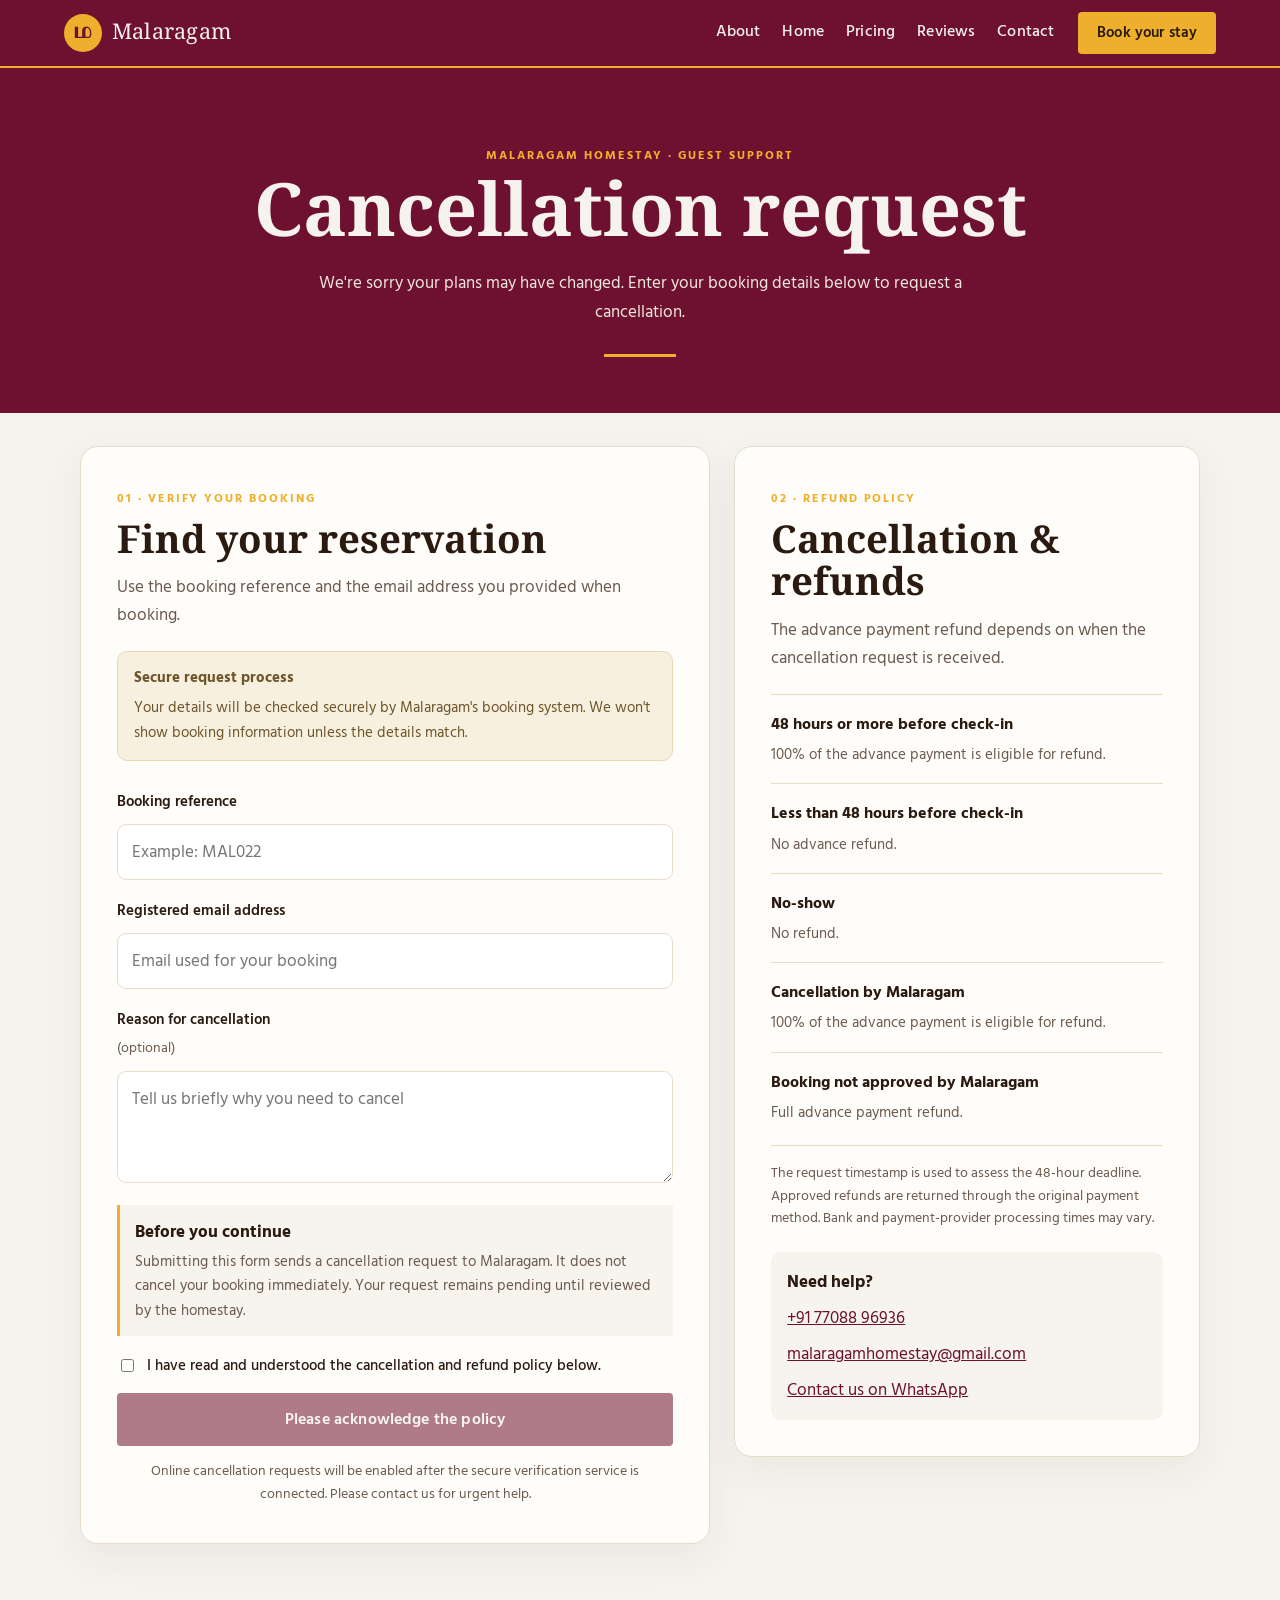
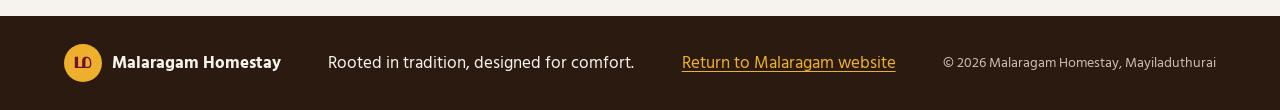
<file: cancel-booking.html>
<!doctype html>
<html lang="en">
<head>
  <meta charset="utf-8">
  <meta name="viewport" content="width=device-width, initial-scale=1">
  <meta name="theme-color" content="#6e1130">
  <meta name="description" content="Submit a Malaragam Homestay booking cancellation request.">
  <title>Cancel Booking | Malaragam Homestay</title>
  <link rel="preconnect" href="https://fonts.googleapis.com">
  <link rel="preconnect" href="https://fonts.gstatic.com" crossorigin>
  <link href="https://fonts.googleapis.com/css2?family=Cormorant+Garamond:wght@600;700&family=Hind+Madurai:wght@400;500;600&family=Noto+Serif+Tamil:wght@500;700&display=swap" rel="stylesheet">
  <link rel="stylesheet" href="styles.css">
  <link rel="stylesheet" href="cancellation.css">
</head>
<body class="cancel-page">
<header class="site-header">
  <a class="brand" href="index.html#top" aria-label="Malaragam home"><span class="brand-mark" aria-hidden="true">ம</span><span class="brand-name">Malaragam</span></a>
  <nav class="nav" aria-label="Main navigation">
    <a href="index.html#about">About</a>
    <a href="index.html#rooms">Home</a>
    <a href="index.html#tariff">Pricing</a>
    <a href="reviews.html">Reviews</a>
    <a href="index.html#contact">Contact</a>
  </nav>
  <div class="header-tools"><a class="btn btn-gold btn-sm" href="index.html#booking">Book your stay</a></div>
</header>

<main id="main" class="cancel-main">
  <section class="cancel-hero">
    <p class="cancel-eyebrow">MALARAGAM HOMESTAY · GUEST SUPPORT</p>
    <h1>Cancellation request</h1>
    <p>We're sorry your plans may have changed. Enter your booking details below to request a cancellation.</p>
    <div class="cancel-rule" aria-hidden="true"></div>
  </section>

  <section class="cancel-layout" aria-label="Cancellation form and policy">
    <div class="cancel-card">
      <div class="cancel-card-heading">
        <span class="cancel-step">01 · VERIFY YOUR BOOKING</span>
        <h2>Find your reservation</h2>
        <p>Use the booking reference and the email address you provided when booking.</p>
      </div>

      <div class="cancel-notice" role="note">
        <strong>Secure request process</strong>
        <span>Your details will be checked securely by Malaragam's booking system. We won't show booking information unless the details match.</span>
      </div>

      <form id="cancellationForm" novalidate>
        <label for="bookingReference">Booking reference</label>
        <input id="bookingReference" name="booking_reference" type="text" maxlength="32" placeholder="Example: MAL022" autocomplete="off" required>
        <label for="registeredEmail">Registered email address</label>
        <input id="registeredEmail" name="email" type="email" maxlength="254" placeholder="Email used for your booking" autocomplete="email" required>
        <label for="cancellationReason">Reason for cancellation <span class="optional">(optional)</span></label>
        <textarea id="cancellationReason" name="reason" rows="3" maxlength="1000" placeholder="Tell us briefly why you need to cancel"></textarea>

        <div class="cancel-policy-mini">
          <strong>Before you continue</strong>
          <p>Submitting this form sends a cancellation request to Malaragam. It does not cancel your booking immediately. Your request remains pending until reviewed by the homestay.</p>
        </div>

        <label class="cancel-check">
          <input id="policyAcknowledged" type="checkbox" required>
          <span>I have read and understood the cancellation and refund policy below.</span>
        </label>

        <button class="btn btn-maroon cancel-submit" id="submitCancellation" type="submit" disabled>Cancellation service setup in progress</button>
        <p id="cancelMessage" class="cancel-message" role="status" aria-live="polite">Online cancellation requests will be enabled after the secure verification service is connected. Please contact us for urgent help.</p>
      </form>
    </div>

    <aside class="cancel-card cancel-policy">
      <span class="cancel-step">02 · REFUND POLICY</span>
      <h2>Cancellation &amp; refunds</h2>
      <p class="policy-intro">The advance payment refund depends on when the cancellation request is received.</p>
      <div class="policy-row"><strong>48 hours or more before check-in</strong><span>100% of the advance payment is eligible for refund.</span></div>
      <div class="policy-row"><strong>Less than 48 hours before check-in</strong><span>No advance refund.</span></div>
      <div class="policy-row"><strong>No-show</strong><span>No refund.</span></div>
      <div class="policy-row"><strong>Cancellation by Malaragam</strong><span>100% of the advance payment is eligible for refund.</span></div>
      <div class="policy-row"><strong>Booking not approved by Malaragam</strong><span>Full advance payment refund.</span></div>
      <p class="policy-footnote">The request timestamp is used to assess the 48-hour deadline. Approved refunds are returned through the original payment method. Bank and payment-provider processing times may vary.</p>
      <div class="cancel-help">
        <strong>Need help?</strong>
        <a href="tel:+917708896936">+91 77088 96936</a>
        <a href="mailto:malaragamhomestay@gmail.com">malaragamhomestay@gmail.com</a>
        <a href="https://wa.me/917708896936" target="_blank" rel="noopener">Contact us on WhatsApp</a>
      </div>
    </aside>
  </section>
</main>

<footer class="site-footer cancel-footer">
  <div><span class="brand-mark" aria-hidden="true">ம</span><strong>Malaragam Homestay</strong></div>
  <p>Rooted in tradition, designed for comfort.</p>
  <a class="foot-mail" href="index.html">Return to Malaragam website</a>
  <small>© <span id="year"></span> Malaragam Homestay, Mayiladuthurai</small>
</footer>
<script src="config.js"></script>
<script src="cancellation.js"></script>
</body>
</html>
</file>
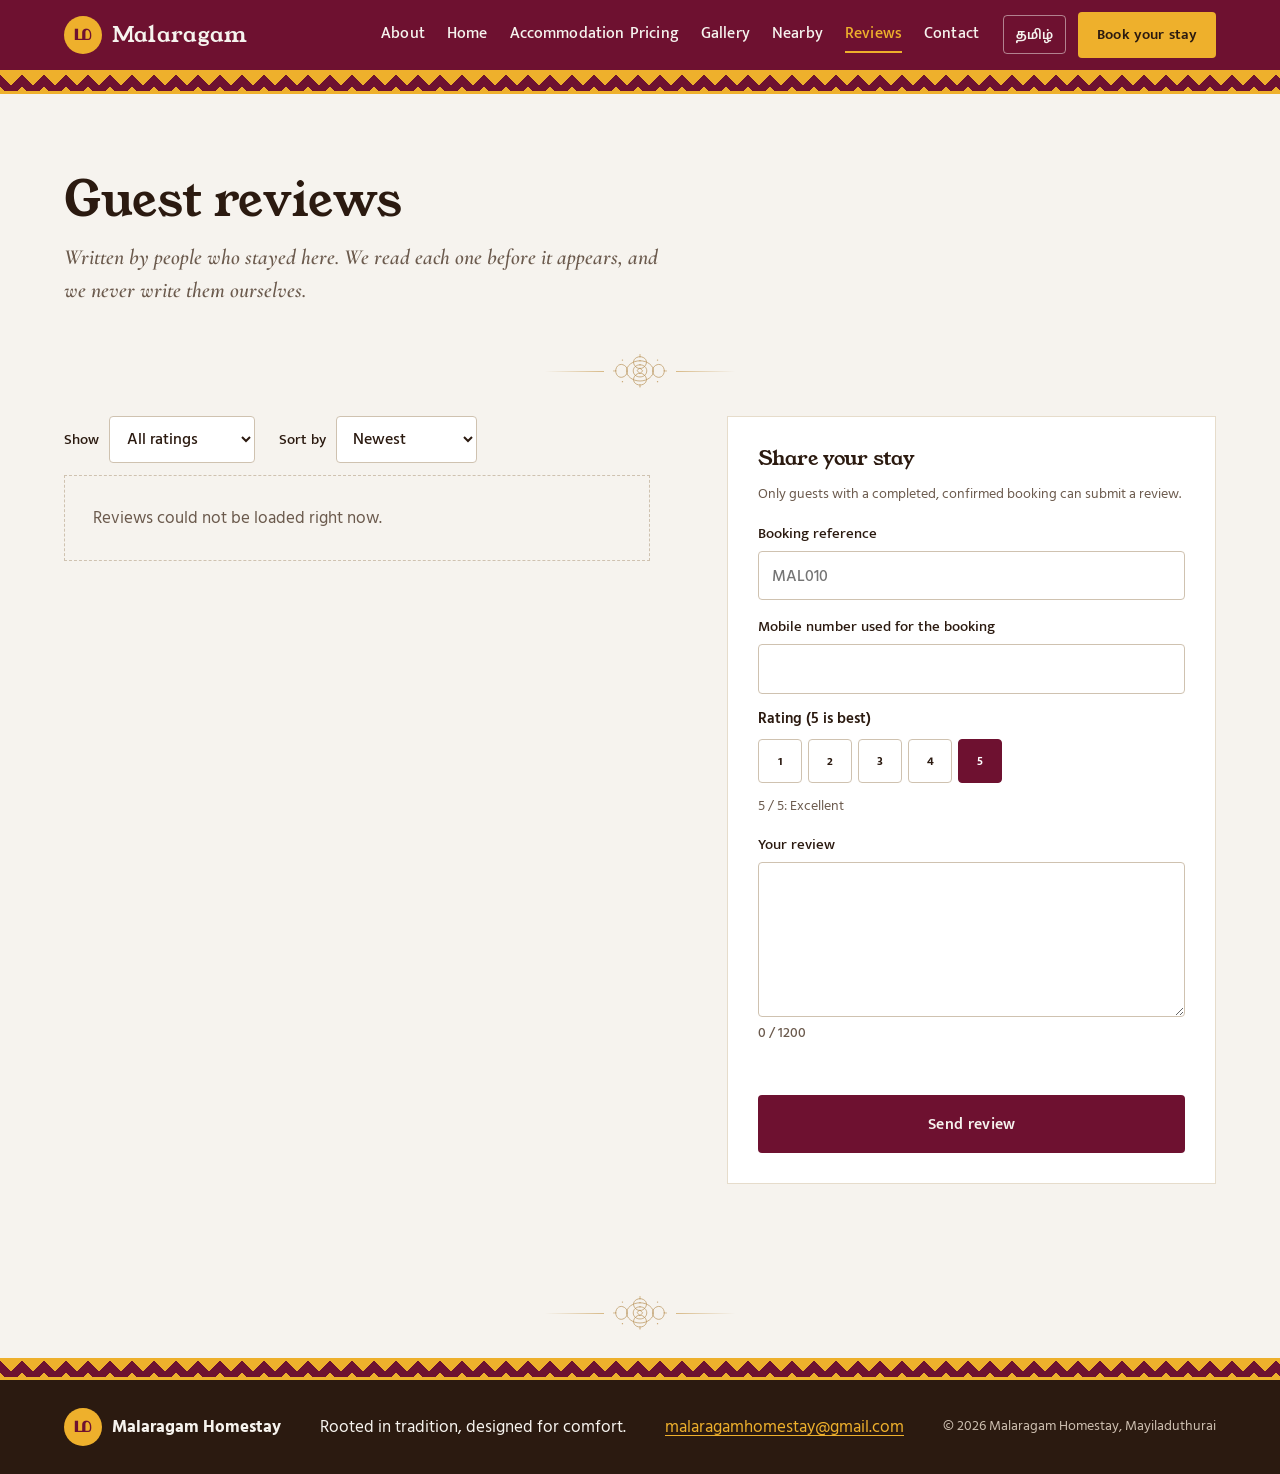
<file: reviews.html>
<!doctype html>
<html lang="en">
<head>
  <meta charset="utf-8">
  <meta name="viewport" content="width=device-width, initial-scale=1">
  <meta name="theme-color" content="#6e1130">
  <meta name="description" content="Reviews from guests who have stayed at Malaragam Homestay, Mayiladuthurai.">
  <title>Guest reviews | Malaragam Homestay</title>
  <link rel="preconnect" href="https://fonts.googleapis.com">
  <link rel="preconnect" href="https://fonts.gstatic.com" crossorigin>
  <link href="https://fonts.googleapis.com/css2?family=Cormorant+Garamond:ital,wght@0,600;0,700;1,600&family=Hind+Madurai:wght@400;500;600&family=Mukta+Malar:wght@500;600;700&family=Noto+Serif+Tamil:wght@500;700&family=Young+Serif&display=swap" rel="stylesheet">
  <link rel="stylesheet" href="styles.css">
</head>
<body>
<div class="kolam-page-loader" id="kolamPageLoader" aria-hidden="true"><svg class="kolam-art" viewBox="0 0 160 100" role="img" aria-label="Traditional kolam being drawn" xmlns="http://www.w3.org/2000/svg"><g class="kolam-lines"><path d="M80 8 C96 8 104 22 96 34 C88 46 72 46 64 34 C56 22 64 8 80 8Z"/><path d="M80 92 C64 92 56 78 64 66 C72 54 88 54 96 66 C104 78 96 92 80 92Z"/><path d="M8 50 C8 34 22 26 34 34 C46 42 46 58 34 66 C22 74 8 66 8 50Z"/><path d="M152 50 C152 66 138 74 126 66 C114 58 114 42 126 34 C138 26 152 34 152 50Z"/><path d="M80 20 C104 20 120 36 120 50 C120 64 104 80 80 80 C56 80 40 64 40 50 C40 36 56 20 80 20Z"/><path d="M80 32 C92 32 100 40 100 50 C100 60 92 68 80 68 C68 68 60 60 60 50 C60 40 68 32 80 32Z"/><path d="M80 42 L88 50 L80 58 L72 50Z"/></g><g class="kolam-dots"><circle cx="80" cy="3" r="2"/><circle cx="80" cy="97" r="2"/><circle cx="3" cy="50" r="2"/><circle cx="157" cy="50" r="2"/><circle cx="28" cy="18" r="2"/><circle cx="132" cy="18" r="2"/><circle cx="28" cy="82" r="2"/><circle cx="132" cy="82" r="2"/></g></svg></div>
<a class="skip" href="#main">Skip to content</a>
<div class="progress" id="progress" aria-hidden="true"></div>
<header class="site-header">
  <a class="brand" href="index.html#top" aria-label="Malaragam home"><span class="brand-mark" aria-hidden="true">ம</span><span class="brand-name">Malaragam</span></a>
  <nav class="nav" id="nav" aria-label="Main">
    <a href="index.html#about" data-i18n="n_about">About</a>
    <a href="index.html#rooms" data-i18n="n_stay">Home</a>
    <a href="index.html#tariff" data-i18n="n_tariff">Accommodation Pricing</a>
    <a href="index.html#gallery" data-i18n="n_gallery">Gallery</a>
    <a href="index.html#nearby" data-i18n="n_nearby">Nearby</a>
    <a href="reviews.html" aria-current="page" data-i18n="n_reviews">Reviews</a>
    <a href="index.html#contact" data-i18n="n_contact">Contact</a>
  </nav>
  <div class="header-tools">
    <button class="lang-toggle" id="langToggle" type="button" aria-label="Switch language to Tamil">தமிழ்</button>
    <a class="btn btn-gold btn-sm" href="index.html#booking" data-i18n="n_book">Book your stay</a>
    <button class="menu-toggle" id="menuToggle" type="button" aria-expanded="false" aria-controls="nav" aria-label="Open menu"><span></span><span></span></button>
  </div>
</header>
<div class="border-band" aria-hidden="true"></div>

<main id="main">
  <section class="section page-top">
    <div class="section-head">
      <h2 data-i18n="rp_title">Guest reviews</h2>
      <p data-i18n="rp_lead">Written by people who stayed here. We read each one before it appears, and we never write them ourselves.</p>
    </div>
  </section>
<div class="kolam-divider" aria-hidden="true"><svg class="kolam-art" viewBox="0 0 160 100" role="img" aria-label="Traditional kolam being drawn" xmlns="http://www.w3.org/2000/svg"><g class="kolam-lines"><path d="M80 8 C96 8 104 22 96 34 C88 46 72 46 64 34 C56 22 64 8 80 8Z"/><path d="M80 92 C64 92 56 78 64 66 C72 54 88 54 96 66 C104 78 96 92 80 92Z"/><path d="M8 50 C8 34 22 26 34 34 C46 42 46 58 34 66 C22 74 8 66 8 50Z"/><path d="M152 50 C152 66 138 74 126 66 C114 58 114 42 126 34 C138 26 152 34 152 50Z"/><path d="M80 20 C104 20 120 36 120 50 C120 64 104 80 80 80 C56 80 40 64 40 50 C40 36 56 20 80 20Z"/><path d="M80 32 C92 32 100 40 100 50 C100 60 92 68 80 68 C68 68 60 60 60 50 C60 40 68 32 80 32Z"/><path d="M80 42 L88 50 L80 58 L72 50Z"/></g><g class="kolam-dots"><circle cx="80" cy="3" r="2"/><circle cx="80" cy="97" r="2"/><circle cx="3" cy="50" r="2"/><circle cx="157" cy="50" r="2"/><circle cx="28" cy="18" r="2"/><circle cx="132" cy="18" r="2"/><circle cx="28" cy="82" r="2"/><circle cx="132" cy="82" r="2"/></g></svg></div>

  <section class="section two-col" style="padding-top:0">
    <div>
      <div class="review-tools" id="reviewTools" hidden>
        <label><span data-i18n="rp_show">Show</span><select id="rvFilter"><option value="0">All ratings</option><option value="5">5 stars</option><option value="4">4 stars and up</option></select></label>
        <label><span data-i18n="rp_sort">Sort by</span><select id="rvSort"><option value="new">Newest</option><option value="high">Highest rated</option></select></label>
      </div>
      <div class="review-list" id="reviewList" aria-live="polite"></div>
    </div>
    <form class="review-form" id="reviewForm">
      <h3 data-i18n="rp_form">Share your stay</h3>
      <p class="hint" data-i18n="rp_verified_only">Only guests with a completed, confirmed booking can submit a review.</p>
      <label><span data-i18n="rp_ref">Booking reference</span><input type="text" name="booking_reference" maxlength="20" placeholder="MAL010" autocomplete="off" required></label>
      <label><span data-i18n="rp_mobile">Mobile number used for the booking</span><input type="tel" name="mobile" inputmode="tel" autocomplete="tel" maxlength="20" required></label>
      <fieldset class="f-group" style="border:0;padding:0;margin:0">
        <legend style="font:600 .95rem var(--body);color:var(--teak)" data-i18n="rp_rating">Rating (5 is best)</legend>
        <div class="rating-pick">
          <label><input type="radio" name="rating" value="1"><span>1</span></label>
          <label><input type="radio" name="rating" value="2"><span>2</span></label>
          <label><input type="radio" name="rating" value="3"><span>3</span></label>
          <label><input type="radio" name="rating" value="4"><span>4</span></label>
          <label><input type="radio" name="rating" value="5" checked><span>5</span></label>
        </div>
        <p class="hint" id="ratingLabel" aria-live="polite"></p>
      </fieldset>
      <label><span data-i18n="rp_text">Your review</span><textarea name="review_text" id="rvBody" rows="5" maxlength="1200" required></textarea><small class="hint" id="charCount">0 / 1200</small></label>
      <p class="inline-msg" id="reviewMsg" role="status"></p>
      <button class="btn btn-maroon" type="submit" data-i18n="rp_send">Send review</button>
    </form>
  </section>
<div class="kolam-divider" aria-hidden="true"><svg class="kolam-art" viewBox="0 0 160 100" role="img" aria-label="Traditional kolam being drawn" xmlns="http://www.w3.org/2000/svg"><g class="kolam-lines"><path d="M80 8 C96 8 104 22 96 34 C88 46 72 46 64 34 C56 22 64 8 80 8Z"/><path d="M80 92 C64 92 56 78 64 66 C72 54 88 54 96 66 C104 78 96 92 80 92Z"/><path d="M8 50 C8 34 22 26 34 34 C46 42 46 58 34 66 C22 74 8 66 8 50Z"/><path d="M152 50 C152 66 138 74 126 66 C114 58 114 42 126 34 C138 26 152 34 152 50Z"/><path d="M80 20 C104 20 120 36 120 50 C120 64 104 80 80 80 C56 80 40 64 40 50 C40 36 56 20 80 20Z"/><path d="M80 32 C92 32 100 40 100 50 C100 60 92 68 80 68 C68 68 60 60 60 50 C60 40 68 32 80 32Z"/><path d="M80 42 L88 50 L80 58 L72 50Z"/></g><g class="kolam-dots"><circle cx="80" cy="3" r="2"/><circle cx="80" cy="97" r="2"/><circle cx="3" cy="50" r="2"/><circle cx="157" cy="50" r="2"/><circle cx="28" cy="18" r="2"/><circle cx="132" cy="18" r="2"/><circle cx="28" cy="82" r="2"/><circle cx="132" cy="82" r="2"/></g></svg></div>
</main>

<div class="border-band" aria-hidden="true"></div>
<footer class="site-footer">
  <div><span class="brand-mark" aria-hidden="true">ம</span><strong>Malaragam Homestay</strong></div>
  <p data-i18n="foot_tag">Rooted in tradition, designed for comfort.</p>
  <a class="foot-mail" href="mailto:malaragamhomestay@gmail.com">malaragamhomestay@gmail.com</a>
  <small>© <span id="year"></span> Malaragam Homestay, Mayiladuthurai</small>
</footer>

<script src="config.js"></script>
<script src="i18n.js"></script>
<script src="app.js"></script>
<script src="reviews.js"></script>
</body>
</html>
</file>
<file: styles.css>
/* Malaragam — maroon and gold from the Kanchipuram border, teak from the door */
:root{
  --kumkum:#6e1130;
  --kumkum-deep:#4a0b20;
  --manjal:#eeb02c;
  --vazhai:#1d4a37;
  --teak:#2b1a10;
  --kolam:#f6f3ee;
  --sandal:#e6dccb;
  --muted:#6b5a4d;
  --radius:4px;
  --gutter:clamp(18px,5vw,64px);
  --maxw:1180px;
  --display:'Young Serif','Noto Serif Tamil',Georgia,serif;
  --body:'Hind Madurai','Noto Sans Tamil',system-ui,sans-serif;
  --ui:'Mukta Malar','Hind Madurai',system-ui,sans-serif;
  --price:'Cormorant Garamond','Young Serif',Georgia,serif;
}
html[lang="ta"]{--display:'Noto Serif Tamil','Young Serif',Georgia,serif}
*{box-sizing:border-box}
html{scroll-behavior:smooth;scroll-padding-top:84px}
body{margin:0;background:var(--kolam);color:var(--teak);font-family:var(--body);font-size:1.0625rem;line-height:1.65;-webkit-font-smoothing:antialiased}
html[lang="ta"] body{line-height:1.8}
img{max-width:100%;display:block}
a{color:inherit}
h1,h2,h3{font-family:var(--display);font-weight:400;line-height:1.12;margin:0}
html[lang="ta"] h1,html[lang="ta"] h2{font-weight:700;line-height:1.3}
p{margin:0}
:focus-visible{outline:3px solid var(--manjal);outline-offset:3px}
.skip{position:absolute;left:-999px;top:8px;background:var(--manjal);color:var(--teak);padding:8px 14px;z-index:200}
.skip:focus{left:8px}

/* Buttons */
.btn{display:inline-flex;align-items:center;justify-content:center;gap:.5em;font:600 1rem var(--body);padding:.85em 1.5em;border-radius:var(--radius);border:2px solid transparent;text-decoration:none;cursor:pointer;transition:background .2s,color .2s,border-color .2s}
.btn-sm{padding:.55em 1.1em;font-size:.95rem}
.btn-block{width:100%}
.btn-gold{background:var(--manjal);color:var(--teak)}
.btn-gold:hover{background:#f7c14f}
.btn-line{border-color:rgba(246,243,238,.6);color:var(--kolam)}
.btn-line:hover{border-color:var(--manjal);color:var(--manjal)}
.btn-maroon{background:var(--kumkum);color:var(--kolam)}
.btn-maroon:hover{background:var(--kumkum-deep)}
.btn-line-dark{border-color:var(--teak);color:var(--teak)}
.btn-line-dark:hover{background:var(--teak);color:var(--kolam)}
.btn-ghost{border-color:var(--sandal);color:var(--teak);margin-top:10px}
.btn-ghost:hover{border-color:var(--kumkum);color:var(--kumkum)}
.btn[disabled]{opacity:.55;cursor:not-allowed}

/* Header */
.site-header{position:sticky;top:0;z-index:50;display:flex;align-items:center;gap:24px;padding:12px var(--gutter);background:var(--kumkum);color:var(--kolam);border-bottom:2px solid var(--manjal)}
.brand{display:flex;align-items:center;gap:10px;text-decoration:none}
.brand-mark{display:grid;place-items:center;width:38px;height:38px;border-radius:50%;background:var(--manjal);color:var(--kumkum);font:700 1.25rem 'Noto Serif Tamil',serif;line-height:1}
.brand-name{font:1.35rem var(--display);letter-spacing:.01em}
.nav{display:flex;gap:22px;margin-left:auto}
.nav a{text-decoration:none;font-weight:500;font-size:.98rem;padding:4px 0;border-bottom:2px solid transparent}
.nav a:hover,.nav a[aria-current]{border-color:var(--manjal)}
.header-tools{display:flex;align-items:center;gap:12px}
.lang-toggle{font:600 .95rem var(--body);background:transparent;color:var(--kolam);border:1.5px solid rgba(246,243,238,.5);border-radius:var(--radius);padding:.4em .8em;cursor:pointer}
.lang-toggle:hover{border-color:var(--manjal);color:var(--manjal)}
.menu-toggle{display:none;width:42px;height:42px;background:none;border:1.5px solid rgba(246,243,238,.5);border-radius:var(--radius);cursor:pointer;flex-direction:column;justify-content:center;align-items:center;gap:6px}
.menu-toggle span{display:block;width:20px;height:2px;background:var(--kolam);transition:transform .2s}
.menu-toggle[aria-expanded="true"] span:first-child{transform:translateY(4px) rotate(45deg)}
.menu-toggle[aria-expanded="true"] span:last-child{transform:translateY(-4px) rotate(-45deg)}

/* Saree-border band */
.border-band{height:22px;background-color:var(--kumkum);
  background-image:
    linear-gradient(135deg,var(--manjal) 25%,transparent 25%),
    linear-gradient(225deg,var(--manjal) 25%,transparent 25%),
    linear-gradient(315deg,var(--manjal) 25%,transparent 25%),
    linear-gradient(45deg,var(--manjal) 25%,transparent 25%);
  background-size:22px 22px;background-position:-11px 0,-11px 0,0 0,0 0;
  border-top:3px solid var(--manjal);border-bottom:3px solid var(--manjal)}

/* Hero */
.hero{background:var(--kumkum);color:var(--kolam);display:grid;grid-template-columns:1.1fr .9fr;gap:clamp(24px,5vw,72px);align-items:center;padding:clamp(36px,6vw,80px) var(--gutter)}
.hero-copy{max-width:36rem;justify-self:end}
.hero-place{color:var(--manjal);font-weight:600;margin-bottom:18px}
.hero h1{font-size:clamp(2.6rem,6.2vw,5rem);letter-spacing:-.01em}
html[lang="ta"] .hero h1{font-size:clamp(2.1rem,4.8vw,3.6rem)}
.hero-lead{margin-top:22px;font-size:1.15rem;max-width:30rem;color:#f0e6dc}
.hero-actions{display:flex;flex-wrap:wrap;gap:12px;margin-top:30px}
.hero-facts{list-style:none;margin:34px 0 0;padding:0;display:flex;flex-wrap:wrap;gap:8px 28px;font-weight:500;color:#f0e6dc}
.hero-facts li{padding-left:14px;position:relative}
.hero-facts li::before{content:"";position:absolute;left:0;top:.7em;width:6px;height:6px;background:var(--manjal);transform:rotate(45deg)}

.hero-stage-wrap{justify-self:start;width:min(100%,400px)}
.door-stage{--lx:29%;--ly:28.3%;--lw:41.4%;--lh:58.7%;position:relative;aspect-ratio:var(--door-ratio);perspective:1400px;background:var(--kumkum-deep);border:6px solid var(--manjal);box-shadow:0 30px 60px -20px rgba(0,0,0,.55);overflow:hidden}
.stage-frame{position:absolute;inset:0;width:100%;height:100%;object-fit:cover}
.stage-room{position:absolute;left:var(--lx);top:var(--ly);width:var(--lw);height:var(--lh);overflow:hidden;background:#222}
.stage-hall{width:100%;height:100%;object-fit:cover;object-position:50% 60%;transform:scale(1.15);transition:transform 2.2s cubic-bezier(.2,.7,.2,1)}
.door-stage.is-open .stage-hall{transform:scale(1)}
.door{position:absolute;top:var(--ly);height:var(--lh);width:calc(var(--lw)/2);overflow:hidden;background:#3a2214;transition:transform 1.9s cubic-bezier(.65,.05,.25,1);backface-visibility:hidden}
.door img{position:absolute;max-width:none;width:calc(100%*2/var(--lwn));height:calc(100%/var(--lhn));top:calc(-100%*var(--lyn)/var(--lhn))}
.door-stage{--lwn:.414;--lhn:.587;--lyn:.283;--lxn:.29}
.door-l{left:var(--lx);transform-origin:left center}
.door-r{left:calc(var(--lx) + var(--lw)/2);transform-origin:right center}
.door-l img{left:calc(-100%*var(--lxn)/(var(--lwn)/2))}
.door-r img{left:calc(-100%*(var(--lxn) + var(--lwn)/2)/(var(--lwn)/2))}
.door-stage.is-open .door-l{transform:rotateY(-105deg)}
.door-stage.is-open .door-r{transform:rotateY(105deg)}
.door-toggle{margin-top:14px;background:none;border:0;border-bottom:1.5px solid var(--manjal);color:var(--manjal);font:600 .95rem var(--body);padding:2px 0;cursor:pointer}
.door-toggle:hover{color:#fff;border-color:#fff}

/* Sections */
.section{padding:clamp(44px,7vw,84px) var(--gutter);max-width:calc(var(--maxw) + 2*var(--gutter));margin:0 auto}
.section-head{max-width:46rem;margin-bottom:clamp(28px,4vw,48px)}
.section-head h2,.about-head h2,.contact-info h2{font-size:clamp(1.9rem,4vw,3rem)}
html[lang="ta"] .section-head h2,html[lang="ta"] .about-head h2,html[lang="ta"] .contact-info h2{font-size:clamp(1.6rem,3.4vw,2.4rem)}
.section-head p{margin-top:14px;color:var(--muted);max-width:38rem}
.note{margin-top:28px;color:var(--muted);max-width:42rem;font-size:.98rem;border-left:3px solid var(--manjal);padding-left:14px}

.about{display:grid;grid-template-columns:1fr 1fr;gap:clamp(24px,6vw,80px)}
.about-body{display:grid;gap:18px;font-size:1.15rem;max-width:34rem}

/* Rooms */
.room-grid{display:grid;grid-template-columns:repeat(3,1fr);gap:20px}
.room{margin:0;display:flex;flex-direction:column;background:#fff;border:1px solid var(--sandal)}
.room img{width:100%;aspect-ratio:4/3;object-fit:cover}
.room figcaption{padding:16px 18px 20px}
.room h3{font-size:1.25rem;margin-bottom:6px}
html[lang="ta"] .room h3{font-size:1.1rem;font-weight:700}
.room p{color:var(--muted);font-size:.98rem}
.room-wide{grid-column:span 3;flex-direction:row}
.room-wide img{width:58%;aspect-ratio:auto;height:440px;object-fit:cover;object-position:50% 78%}
.room-wide figcaption{align-self:center;padding:clamp(20px,4vw,48px)}
.room-wide h3{font-size:clamp(1.6rem,3vw,2.2rem)}
.amenities{margin-top:56px;display:grid;grid-template-columns:1fr 2fr;gap:24px;padding-top:32px;border-top:2px solid var(--kumkum)}
.amenities h3{font-size:1.5rem}
.amenities ul{list-style:none;margin:0;padding:0;display:grid;grid-template-columns:1fr 1fr;gap:10px 32px}
.amenities li{padding-left:20px;position:relative}
.amenities li::before{content:"";position:absolute;left:0;top:.62em;width:7px;height:7px;background:var(--kumkum);transform:rotate(45deg)}

/* Tariff */
.tariff{background:transparent}
.tariff-table{border-top:2px solid var(--teak)}
.tariff-row{display:grid;grid-template-columns:1fr auto;gap:20px;align-items:center;padding:24px 0;border-bottom:1px solid var(--sandal)}
.tariff-row h3{font-size:1.5rem}
.tariff-row p{color:var(--muted);margin-top:4px}
.rate{text-align:right}
.rate strong{display:block;font:2.2rem var(--display);color:var(--kumkum);line-height:1.1}
.rate span{color:var(--muted);font-size:.95rem}

/* Gallery */
/* Warm pendant-lamp glow: the pointer position is updated by app.js. */
.lamp-gallery{
  position:relative;
  isolation:isolate;
  overflow:hidden;
  --lamp-x:50%;
  --lamp-y:35%;
  background-color:var(--teak);
}
.lamp-gallery > .gallery-lamp-glow{
  position:absolute;
  inset:0;
  z-index:0;
  pointer-events:none;
  background:radial-gradient(
    circle 340px at var(--lamp-x) var(--lamp-y),
    rgba(255,190,105,.24) 0%,
    rgba(225,145,65,.12) 34%,
    rgba(225,145,65,.045) 55%,
    transparent 75%
  );
  transition:background-position .08s linear;
}
.lamp-gallery > :not(.gallery-lamp-glow){position:relative;z-index:1}
@media(max-width:700px){
  .lamp-gallery > .gallery-lamp-glow{
    background:radial-gradient(circle 250px at 50% 28%,rgba(255,190,105,.13),transparent 76%);
  }
}
@media(prefers-reduced-motion:reduce){
  .lamp-gallery > .gallery-lamp-glow{transition:none}
}
.gallery{max-width:none;background:var(--teak);color:var(--kolam)}
.gallery .section-head,.gallery .gallery-cols{max-width:var(--maxw);margin-left:auto;margin-right:auto}
.gallery .section-head p{color:#d9cbbd}
.gallery-cols{columns:3;column-gap:16px}
.g-item{position:relative;display:block;width:100%;margin:0 0 16px;padding:0;border:0;background:none;cursor:zoom-in;break-inside:avoid;overflow:hidden}
.g-item img{width:100%;height:auto;transition:transform .5s}
.g-item:hover img{transform:scale(1.04)}
.g-item span{position:absolute;left:0;bottom:0;right:0;padding:28px 14px 10px;text-align:left;font:600 .98rem var(--body);color:#fff;background:linear-gradient(transparent,rgba(0,0,0,.7))}

.lightbox{position:fixed;inset:0;z-index:100;background:rgba(20,10,5,.94);display:flex;align-items:center;justify-content:center;padding:24px}
.lightbox[hidden]{display:none}
.lightbox figure{margin:0;max-width:min(92vw,900px);text-align:center}
.lightbox img{max-height:80vh;width:auto;margin:0 auto;border:4px solid var(--manjal)}
.lightbox figcaption{color:var(--kolam);margin-top:12px;font-weight:500}
.lb-close,.lb-nav{position:absolute;background:rgba(0,0,0,.4);color:#fff;border:1.5px solid rgba(255,255,255,.5);width:48px;height:48px;border-radius:50%;font-size:1.8rem;line-height:1;cursor:pointer}
.lb-close:hover,.lb-nav:hover{border-color:var(--manjal);color:var(--manjal)}
.lb-close{top:16px;right:16px}
.lb-prev{left:16px;top:50%;transform:translateY(-50%)}
.lb-next{right:16px;top:50%;transform:translateY(-50%)}

/* Nearby */
.places{list-style:none;margin:0;padding:0;display:grid;grid-template-columns:1fr 1fr;gap:0 clamp(24px,5vw,72px)}
.places li{border-top:1px solid var(--sandal)}
.places h3{font-size:1.3rem;color:var(--kumkum)}
html[lang="ta"] .places h3{font-size:1.1rem;font-weight:700}
.places p{color:var(--muted);margin-top:6px}
.places .navagraha-card{grid-column:1/-1;list-style:none;border:1px solid var(--manjal);border-radius:var(--radius);padding:clamp(18px,3vw,30px);margin:18px 0 22px;background:rgba(255,255,255,.025)}
.navagraha-heading{margin:0;text-align:left;display:block}.navagraha-toggle{display:flex;align-items:center;justify-content:space-between;gap:18px;width:100%;padding:0;border:0;background:transparent;color:inherit;text-align:left;cursor:pointer}.navagraha-toggle:focus-visible{outline:2px solid var(--manjal);outline-offset:6px}.navagraha-hint{display:inline-block;margin-top:12px;color:var(--manjal);font-size:.88rem;font-weight:700}.navagraha-chevron{flex:0 0 auto;color:var(--manjal);font-size:2rem;transition:transform .25s ease}.navagraha-toggle[aria-expanded="true"] .navagraha-chevron{transform:rotate(180deg)}.navagraha-temples[hidden]{display:none}
.navagraha-heading h3{font:1.55rem var(--display);color:var(--kumkum);margin:0}
.navagraha-heading p{max-width:760px;color:var(--muted);margin:7px 0 0}
.navagraha-temples{list-style:none;margin:16px 0 0;padding:0;display:grid;grid-template-columns:repeat(3,minmax(0,1fr));gap:0 22px}
.navagraha-temples li{border-top:1px solid var(--sandal);min-width:0}
.navagraha-temples .place-btn{width:100%;height:100%}
html[lang="ta"] .navagraha-heading h3{font-size:1.25rem;font-weight:700}
@media(max-width:760px){.navagraha-temples{grid-template-columns:1fr 1fr}}
@media(max-width:480px){.navagraha-temples{grid-template-columns:1fr}.places .navagraha-card{padding:16px}}

/* Booking */
.booking{background:var(--kumkum);color:var(--kolam);padding:clamp(56px,9vw,104px) var(--gutter)}
.booking-inner{max-width:var(--maxw);margin:0 auto}
.booking-head{max-width:44rem;margin-bottom:36px}
.booking-head h2{font-size:clamp(1.9rem,4vw,3rem)}
html[lang="ta"] .booking-head h2{font-size:clamp(1.6rem,3.4vw,2.4rem)}
.booking-head p{margin-top:14px;color:#f0e6dc}
.test-ribbon{display:inline-block;background:var(--manjal);color:var(--teak)!important;padding:6px 12px;font-weight:600;font-size:.95rem;border-radius:var(--radius)}
.booking-card{background:var(--kolam);color:var(--teak);display:grid;grid-template-columns:1.5fr 1fr;border-radius:var(--radius);overflow:hidden;box-shadow:0 30px 60px -30px rgba(0,0,0,.6)}
.form-main{padding:clamp(20px,3vw,36px);display:grid;gap:22px}
.f-group{border:0;padding:0;margin:0;display:grid;gap:12px;min-width:0}
.f-group legend{font:1.15rem var(--display);padding:0;margin-bottom:10px;color:var(--kumkum)}
.row2{display:grid;grid-template-columns:1fr 1fr;gap:14px}
label{display:grid;gap:5px;font-weight:500;font-size:.95rem}
input[type=text],input[type=tel],input[type=email],input[type=date],select,textarea{font:inherit;font-size:1rem;color:var(--teak);background:#fff;border:1.5px solid #cfc2b0;border-radius:var(--radius);padding:.65em .8em;width:100%;min-height:46px}
input:focus,select:focus,textarea:focus{border-color:var(--kumkum);outline:3px solid rgba(238,176,44,.55);outline-offset:0}
.hint{font-size:.9rem;color:var(--muted)}
.pkg-options{display:grid;grid-template-columns:1fr 1fr;gap:12px}
.pkg{position:relative;display:block;cursor:pointer}
.pkg input{position:absolute;opacity:0}
.pkg span{display:grid;gap:2px;border:1.5px solid #cfc2b0;border-radius:var(--radius);padding:12px 14px;background:#fff;transition:border-color .2s,background .2s}
.pkg b{font-weight:600}
.pkg i{font-style:normal;color:var(--kumkum);font-weight:600}
.pkg em{font-style:normal;color:var(--muted);font-weight:400;font-size:.88rem}
.pkg input:checked+span{border-color:var(--kumkum);background:#fbeef0;box-shadow:inset 0 0 0 1.5px var(--kumkum)}
.pkg input:focus-visible+span{outline:3px solid var(--manjal)}
.inline-msg{min-height:1.4em;font-size:.95rem;font-weight:500}
.inline-msg.err{color:#9b1c1c}
.inline-msg.ok{color:var(--vazhai)}
.form-summary{background:#efe7da;padding:clamp(20px,3vw,32px);border-left:1px solid var(--sandal);align-self:stretch}
.form-summary h3{font-size:1.4rem;margin-bottom:14px}
.sum-lines{margin:0 0 14px;display:grid;gap:8px}
.sum-lines div{display:flex;justify-content:space-between;gap:12px;font-size:.98rem}
.sum-lines dt{color:var(--muted)}
.sum-lines dd{margin:0;font-weight:600;white-space:nowrap}
.sum-empty{color:var(--muted)}
.sum-total{margin:0 0 14px;padding-top:12px;border-top:2px solid var(--teak);display:grid;gap:6px}
.sum-total div{display:flex;justify-content:space-between;gap:12px}
.sum-total dd{margin:0;font-weight:600}
.sum-total .due{font:1.25rem var(--display);color:var(--kumkum);padding:8px 0}
.sum-total .due dd{font-weight:400}
.form-summary .hint{margin-top:12px}
.hold-time{font:3rem var(--display);color:var(--kumkum);line-height:1.1;margin:4px 0 8px}
.done-ref{font:2rem var(--display);color:var(--vazhai);margin-bottom:8px}
#holdPanel[hidden],#donePanel[hidden],#summaryPanel[hidden]{display:none}

/* Reviews teaser + page */
.reviews-teaser{display:grid;gap:24px;justify-items:start}
.reviews-teaser .section-head{margin:0}
.review-list{display:grid;gap:0;max-width:46rem}
.review{padding:26px 0;border-top:1px solid var(--sandal)}
.review-meta{display:flex;flex-wrap:wrap;gap:6px 14px;align-items:baseline;margin-bottom:8px}
.review-meta strong{font:1.15rem var(--display)}
.stars{color:var(--manjal);letter-spacing:2px;-webkit-text-stroke:.5px var(--teak)}
.badge{font-size:.82rem;font-weight:600;background:var(--vazhai);color:#fff;padding:2px 9px;border-radius:99px}
.review-date{color:var(--muted);font-size:.92rem}
.empty-state{border:1.5px dashed #cfc2b0;padding:28px;max-width:46rem;color:var(--muted)}
.review-form{display:grid;gap:14px;max-width:34rem;background:#fff;border:1px solid var(--sandal);padding:clamp(18px,3vw,30px)}
.rating-pick{display:flex;gap:6px;flex-wrap:wrap}
.rating-pick label{display:block}
.rating-pick input{position:absolute;opacity:0}
.rating-pick span{display:inline-grid;place-items:center;width:44px;height:44px;border:1.5px solid #cfc2b0;border-radius:var(--radius);cursor:pointer;font-weight:600}
.rating-pick input:checked+span{background:var(--kumkum);color:#fff;border-color:var(--kumkum)}
.rating-pick input:focus-visible+span{outline:3px solid var(--manjal)}
.page-top{padding-top:clamp(40px,7vw,80px);padding-bottom:0}
.two-col{display:grid;grid-template-columns:1.2fr 1fr;gap:clamp(28px,6vw,80px);align-items:start}

/* Contact */
.contact{display:grid;grid-template-columns:1fr 1.1fr;gap:clamp(24px,6vw,72px);align-items:start}
.contact dl{margin:26px 0 0;display:grid;gap:18px}
.contact dt{font-weight:600;color:var(--kumkum);font-size:.95rem}
.contact dd{margin:0}
.contact a{text-underline-offset:3px}
.contact-actions{display:flex;flex-wrap:wrap;gap:12px;margin-top:28px}
.map-frame{border:6px solid var(--manjal);min-height:360px;background:var(--sandal)}
.map-frame iframe{display:block;width:100%;height:100%;min-height:348px;border:0}

.site-footer{background:var(--teak);color:var(--kolam);display:flex;flex-wrap:wrap;align-items:center;justify-content:space-between;gap:12px 32px;padding:28px var(--gutter)}
.site-footer>div{display:flex;align-items:center;gap:10px}
.site-footer small{color:#cdbfb0}
.wa-float{position:fixed;right:18px;bottom:18px;z-index:60;width:56px;height:56px;border-radius:50%;background:#1faa59;color:#fff;display:grid;place-items:center;box-shadow:0 8px 20px rgba(0,0,0,.35)}
.wa-float:hover{background:#178a47}

/* Responsive */
@media (max-width:980px){
  .menu-toggle{display:flex}
  .nav{position:absolute;top:100%;left:0;right:0;background:var(--kumkum-deep);flex-direction:column;gap:0;padding:8px var(--gutter) 18px;display:none;margin:0;border-bottom:2px solid var(--manjal)}
  .nav.open{display:flex}
  .nav a{padding:12px 0;border-bottom:1px solid rgba(246,243,238,.15)}
  .header-tools{margin-left:auto}
  .hero{grid-template-columns:1fr}
  .hero-copy{justify-self:start}
  .hero-stage-wrap{justify-self:start;width:min(78vw,380px)}
  .about,.contact,.two-col{grid-template-columns:1fr}
  .room-grid{grid-template-columns:1fr 1fr}
  .room-wide{grid-column:span 2;flex-direction:column}
  .room-wide img{width:100%;height:auto;aspect-ratio:4/3}
  .amenities{grid-template-columns:1fr}
  .gallery-cols{columns:2}
  .booking-card{grid-template-columns:1fr}
  .form-summary{border-left:0;border-top:1px solid var(--sandal)}
}
@media (max-width:620px){
  .header-tools .btn-sm{display:none}
  .brand-name{font-size:1.2rem}
  .room-grid,.places,.amenities ul,.row2,.pkg-options{grid-template-columns:1fr}
  .room-wide{grid-column:auto}
  .tariff-row{grid-template-columns:1fr}
  .rate{text-align:left}
  .gallery-cols{columns:2;column-gap:10px}
  .g-item{margin-bottom:10px}
  .lb-prev{left:6px}.lb-next{right:6px}
}
@media (prefers-reduced-motion:reduce){
  html{scroll-behavior:auto}
  .door,.stage-hall,.g-item img{transition:none!important}
}

/* Place pop-ups */
.place-btn{display:flex;flex-direction:column;gap:10px;width:100%;text-align:left;background:none;border:0;padding:22px 0;cursor:pointer;font:inherit;color:inherit}
.place-text b{display:block;font:1.3rem var(--display);color:var(--kumkum);line-height:1.25}
html[lang="ta"] .place-text b{font-size:1.1rem;font-weight:700}
.place-text span{display:block;color:var(--muted);margin-top:6px}
.place-more{font-weight:600;color:var(--kumkum);border-bottom:1.5px solid var(--manjal);align-self:flex-start;padding-bottom:1px}
.place-btn:hover .place-more{background:var(--manjal)}
.place-modal{position:fixed;inset:0;z-index:100;background:rgba(30,12,8,.78);display:flex;align-items:center;justify-content:center;padding:18px}
.place-modal[hidden]{display:none}
.pm-card{position:relative;background:var(--kolam);width:min(640px,100%);max-height:92vh;overflow:auto;border-top:6px solid var(--manjal);padding:clamp(20px,4vw,34px);display:grid;gap:14px}
.pm-card h3{font-size:clamp(1.4rem,3vw,1.9rem);color:var(--kumkum);padding-right:40px}
.pm-photo{width:100%;max-height:260px;object-fit:cover}
.pm-map{border:1px solid var(--sandal);background:var(--sandal)}
.pm-map iframe{display:block;width:100%;height:240px;border:0}
.pm-links{display:flex;flex-wrap:wrap;gap:10px}
.pm-close{position:absolute;top:10px;right:10px;width:40px;height:40px;border-radius:50%;border:1.5px solid var(--teak);background:transparent;font-size:1.6rem;line-height:1;cursor:pointer}
.pm-close:hover{background:var(--teak);color:var(--kolam)}

.pm-photo[hidden]{display:none}

/* Grander front page */
.hero{position:relative;min-height:calc(100svh - 66px);padding:clamp(56px,8vw,110px) calc(var(--gutter) + 12px);
  background-color:var(--kumkum);
  background-image:
    radial-gradient(ellipse 55% 70% at 74% 48%,rgba(238,176,44,.28),transparent 70%),
    radial-gradient(ellipse 80% 60% at 0% 100%,rgba(0,0,0,.28),transparent 70%),
    url("data:image/svg+xml,%3Csvg xmlns='http://www.w3.org/2000/svg' width='56' height='56'%3E%3Cpath d='M28 4l24 24-24 24L4 28z' fill='none' stroke='%23eeb02c' stroke-opacity='.16' stroke-width='1.2'/%3E%3Ccircle cx='28' cy='28' r='2.2' fill='%23eeb02c' fill-opacity='.22'/%3E%3C/svg%3E")}
.hero::before,.hero::after{content:"";position:absolute;pointer-events:none;border:1.5px solid rgba(238,176,44,.6)}
.hero::before{inset:14px}
.hero::after{inset:22px;border-width:1px;border-color:rgba(238,176,44,.35)}
.hero h1{font-size:clamp(3rem,7.4vw,6.2rem);line-height:1.04;text-shadow:0 2px 24px rgba(0,0,0,.25)}
html[lang="ta"] .hero h1{font-size:clamp(2.3rem,5.4vw,4.2rem)}
.hero-copy{max-width:40rem}
.hero-place{display:flex;align-items:center;gap:12px;font-size:1.05rem;letter-spacing:.04em}
.hero-place::before{content:"";width:48px;height:2px;background:var(--manjal)}
.hero-lead{font-size:1.25rem;max-width:32rem}
.hero .btn{padding:1em 1.8em;font-size:1.05rem}
.hero-stage-wrap{width:min(100%,min(430px,calc((100svh - 190px)*0.694)))}
.door-stage{border-width:8px;box-shadow:0 0 0 6px rgba(238,176,44,.25),0 0 0 7px var(--manjal),0 40px 80px -20px rgba(0,0,0,.65)}
@media (max-width:980px){.hero{min-height:0;padding:56px calc(var(--gutter) + 8px) 64px}.hero-stage-wrap{width:min(78vw,400px)}}

/* Distinct type roles: Young Serif headings, Cormorant prices and intros, Mukta Malar interface, Hind Madurai reading text */
.btn,.nav a,.lang-toggle,.chip,.door-toggle,.place-more,.pkg b,label>span,.sum-lines dt,.sum-total dt{font-family:var(--ui)}
.btn,.nav a,.chip{letter-spacing:.01em}
.rate strong,.pkg i,.sum-total dd,.sum-total .due,.est-result strong{font-family:var(--price);font-weight:700}
.rate strong{font-size:2.8rem}
.hero-lead,.section-head p,.note{font-family:var(--price);font-weight:600;font-style:italic;font-size:1.35rem;line-height:1.5}
.hero-lead{font-size:1.5rem}
.note{font-size:1.2rem}
.hero-place,.brand-name{font-family:var(--ui)}
.brand-name{font-family:var(--display)}
.pkg i{font-size:1.25rem}
.sum-total .due{font-size:1.5rem}
.sum-total .due dd{font-weight:700}
html[lang="ta"] .hero-lead,html[lang="ta"] .section-head p,html[lang="ta"] .note{font-family:var(--body);font-style:normal;font-weight:400;font-size:1.1rem}
html[lang="ta"] .rate strong,html[lang="ta"] .pkg i{font-family:var(--price)}

/* Interactions */
.progress{position:fixed;top:0;left:0;right:0;height:4px;background:var(--manjal);transform-origin:0 50%;transform:scaleX(0);z-index:70}
.nav a[aria-current="true"],.nav a[aria-current="page"]{border-color:var(--manjal);color:var(--manjal)}
.chips{display:flex;flex-wrap:wrap;gap:10px;margin:0 auto 24px;max-width:var(--maxw)}
.chip{font-size:.98rem;font-weight:600;color:var(--kolam);background:transparent;border:1.5px solid rgba(246,243,238,.4);border-radius:99px;padding:.5em 1.1em;cursor:pointer;transition:background .2s,color .2s,border-color .2s}
.chip:hover{border-color:var(--manjal)}
.chip[aria-pressed="true"]{background:var(--manjal);border-color:var(--manjal);color:var(--teak)}
.g-item[hidden]{display:none}
.estimator{margin-top:48px;background:var(--kumkum);color:var(--kolam);padding:clamp(20px,3.5vw,36px);display:grid;gap:20px;border-top:6px solid var(--manjal)}
.estimator h3{font-size:1.6rem}
.est-controls{display:flex;flex-wrap:wrap;gap:18px 28px;align-items:end}
.stepper{display:inline-flex;align-items:center;border:1.5px solid rgba(246,243,238,.5);border-radius:var(--radius)}
.stepper button{width:46px;height:46px;background:none;border:0;color:var(--manjal);font-size:1.6rem;cursor:pointer}
.stepper button:hover{background:rgba(238,176,44,.2)}
.stepper output{min-width:104px;text-align:center;font:600 1.05rem var(--ui)}
.seg{display:inline-flex;border:1.5px solid rgba(246,243,238,.5);border-radius:var(--radius);overflow:hidden}
.seg label{display:block;position:relative}
.seg input{position:absolute;opacity:0}
.seg span{display:block;padding:.7em 1.1em;cursor:pointer;font:600 1rem var(--ui)}
.seg input:checked+span{background:var(--manjal);color:var(--teak)}
.seg input:focus-visible+span{outline:3px solid #fff;outline-offset:-3px}
.est-beds{display:grid;gap:4px;color:var(--kolam)}
.est-beds select{min-height:46px;width:90px;color:var(--teak)}
.est-result{display:flex;flex-wrap:wrap;align-items:center;gap:16px 40px}
.est-result div{display:grid}
.est-result span{font:500 .95rem var(--ui);color:#eadccf}
.est-result strong{font-size:2.4rem;line-height:1.1;color:var(--manjal)}
.est-result .btn{margin-left:auto}
.est-result .btn-maroon{background:var(--manjal);color:var(--teak)}
.est-result .btn-maroon:hover{background:#f7c14f}
.faq-list{max-width:48rem;border-top:2px solid var(--teak)}
.faq details{border-bottom:1px solid var(--sandal)}
.faq summary{cursor:pointer;list-style:none;padding:18px 40px 18px 0;font:1.2rem var(--display);position:relative}
html[lang="ta"] .faq summary{font-size:1.05rem;font-weight:700}
.faq summary::-webkit-details-marker{display:none}
.faq summary::after{content:"+";position:absolute;right:6px;top:50%;transform:translateY(-50%);font:1.8rem var(--ui);color:var(--kumkum);transition:transform .25s}
.faq details[open] summary::after{transform:translateY(-50%) rotate(45deg)}
.faq details[open] summary{color:var(--kumkum)}
.faq details p{padding:0 40px 20px 0;color:var(--muted)}
.review-tools{display:flex;flex-wrap:wrap;gap:14px 24px;margin-bottom:12px}
.review-tools label{display:flex;align-items:center;gap:10px}
.review-tools select{width:auto;min-height:40px}
.foot-mail{color:var(--manjal);text-underline-offset:3px}
.rating-pick span{transition:background .15s,transform .15s}
.rating-pick label:hover span{transform:translateY(-2px);border-color:var(--kumkum)}
@media (max-width:1180px){
  .menu-toggle{display:flex}
  .nav{position:absolute;top:100%;left:0;right:0;background:var(--kumkum-deep);flex-direction:column;gap:0;padding:8px var(--gutter) 18px;display:none;margin:0;border-bottom:2px solid var(--manjal)}
  .nav.open{display:flex}
  .nav a{padding:12px 0;border-bottom:1px solid rgba(246,243,238,.15)}
  .header-tools{margin-left:auto}
}
@media (max-width:620px){.est-result .btn{margin-left:0;width:100%}.est-controls{align-items:stretch}.seg{display:flex}.seg label{flex:1}.seg span{text-align:center}}
@media (prefers-reduced-motion:reduce){.progress{transition:none}.faq summary::after{transition:none}}


/* Creative heritage details — subtle motion, same maroon / gold / sandal palette */
.hero-place{display:flex;align-items:center;justify-content:flex-start;gap:12px;letter-spacing:.025em}
.hero-place::before,.hero-place::after{content:"";display:block;flex:0 0 clamp(46px,8vw,72px);width:clamp(46px,8vw,72px);height:2px;background:var(--manjal);transform-origin:center;animation:place-line-in 1.1s .35s both ease-out}
@keyframes place-line-in{from{transform:scaleX(.08);opacity:.25}to{transform:scaleX(1);opacity:1}}
/* A restrained kolam-inspired corner detail, not another heavy border */
.hero-copy{position:relative}
.hero-copy::before{content:"✦";position:absolute;right:8%;top:-12px;color:rgba(238,176,44,.28);font-size:1.15rem;animation:ornament-drift 5s ease-in-out infinite}
@keyframes ornament-drift{0%,100%{transform:translateY(0) rotate(0);opacity:.45}50%{transform:translateY(-7px) rotate(18deg);opacity:.9}}
/* Temples nearby: elegant lift, moving gold accent and gentle stagger */
.places li{position:relative;transition:border-color .35s}
.places li::after{content:"";position:absolute;left:0;bottom:-1px;width:0;height:2px;background:var(--manjal);transition:width .45s ease}
.places li:hover::after,.places li:focus-within::after{width:100%}
.place-btn{position:relative;transition:transform .35s ease,background .35s ease,padding .35s ease;border-radius:2px}
.place-btn:hover,.place-btn:focus-visible{transform:translateX(7px);background:linear-gradient(90deg,rgba(238,176,44,.10),transparent 78%);padding-left:12px}
.place-text b{transition:letter-spacing .35s,color .35s}
.place-btn:hover .place-text b{letter-spacing:.015em;color:var(--teak)}
.place-more{transition:padding .3s,letter-spacing .3s}
.place-btn:hover .place-more{padding:2px 8px;letter-spacing:.02em}
/* Image cards feel tactile without changing the photographs */
.room,.g-item{transition:transform .45s ease,box-shadow .45s ease}
.room:hover{transform:translateY(-7px);box-shadow:0 18px 34px -24px rgba(43,26,16,.55)}
.room img{transition:transform .8s cubic-bezier(.2,.7,.2,1)}
.room:hover img{transform:scale(1.035)}
.g-item:hover{transform:translateY(-4px);box-shadow:0 16px 30px -22px rgba(0,0,0,.7)}
.tariff-row{transition:padding .35s ease,background .35s ease}
.tariff-row:hover{padding-left:14px;background:linear-gradient(90deg,rgba(238,176,44,.09),transparent)}
.btn{transition:transform .25s ease,background .25s,color .25s,border-color .25s,box-shadow .25s}
.btn:hover{transform:translateY(-2px);box-shadow:0 8px 18px -14px rgba(43,26,16,.7)}
.motion-reveal{opacity:0;transform:translateY(18px);transition:opacity .7s ease,transform .7s cubic-bezier(.2,.7,.2,1);transition-delay:var(--reveal-delay,0ms)}
.motion-reveal.is-visible{opacity:1;transform:translateY(0)}
/* Review page and content panels share the same warm, polished treatment */
.review-form,.review-card,.review-item{transition:transform .35s ease,box-shadow .35s ease}
.review-form:focus-within{box-shadow:0 16px 38px -30px rgba(43,26,16,.65)}
@media(max-width:700px){.hero-place{flex-wrap:nowrap;gap:9px}.hero-place::before,.hero-place::after{flex-basis:30px;width:30px}.place-btn:hover,.place-btn:focus-visible{transform:translateX(3px)}}
@media(prefers-reduced-motion:reduce){*,*::before,*::after{scroll-behavior:auto!important;animation-duration:.01ms!important;animation-iteration-count:1!important;transition-duration:.01ms!important}.motion-reveal{opacity:1;transform:none}}


/* Malaragam welcome: a full-width heritage sweet box, unwrapped before the lid opens */
.welcome-box{position:fixed;inset:0;z-index:999;display:grid;place-items:center;overflow:hidden;background-color:var(--kumkum);background-image:radial-gradient(circle at 18px 18px,rgba(238,176,44,.22) 1.5px,transparent 2px),linear-gradient(45deg,transparent 48%,rgba(238,176,44,.12) 49%,rgba(238,176,44,.12) 51%,transparent 52%);background-size:34px 34px,48px 48px;color:var(--manjal);transition:opacity .8s ease,visibility .8s ease}
.welcome-box.is-leaving{opacity:0;visibility:hidden;pointer-events:none}
.welcome-scene{width:100%;display:flex;flex-direction:column;align-items:center;gap:clamp(12px,2.5vh,24px);padding:24px;text-align:center}
.sweet-box{position:relative;width:min(88vw,1080px);height:clamp(280px,54vh,510px);perspective:1500px;filter:drop-shadow(0 28px 30px rgba(25,0,8,.42));animation:box-arrive .9s .12s both cubic-bezier(.2,.8,.2,1)}
.box-base{position:absolute;left:1%;right:1%;bottom:0;height:58%;display:flex;flex-direction:column;align-items:center;justify-content:center;gap:clamp(3px,.8vh,9px);border:3px solid #eeb02c;border-radius:8px 8px 18px 18px;background:linear-gradient(145deg,#861a3c 0%,#6e1130 48%,#4c091f 100%);box-shadow:inset 0 0 0 8px rgba(238,176,44,.13),inset 0 -22px 36px rgba(30,0,10,.28),0 14px 24px rgba(20,0,8,.22);z-index:1;overflow:hidden}
.box-base:before,.box-base:after{content:"";position:absolute;left:0;right:0;height:5px;background:linear-gradient(90deg,#9a671c,#ffe08a,#c48a27,#ffe08a,#9a671c)}
.box-base:before{top:12px}.box-base:after{bottom:12px}
.box-emblem{display:grid;place-items:center;width:clamp(42px,7vh,68px);height:clamp(42px,7vh,68px);border:1.5px solid #ffda78;border-radius:50%;font:700 clamp(1.35rem,3vh,2rem) 'Noto Serif Tamil',serif;color:#ffda78;box-shadow:0 0 0 5px rgba(238,176,44,.09),0 0 25px rgba(255,211,111,.16)}
.box-name{font:clamp(1.8rem,5vw,3.5rem) var(--display);color:#ffda78;letter-spacing:.055em;text-shadow:0 2px 12px rgba(0,0,0,.22)}
.box-tagline{font:clamp(.7rem,1.6vw,1rem) var(--body);color:#f8e6bd;letter-spacing:.16em;text-transform:uppercase}
.box-front-ornament{margin-top:clamp(4px,1.5vh,14px);color:#eeb02c;letter-spacing:.35em;font-size:clamp(.9rem,2vw,1.3rem);opacity:.85}
.box-lid{position:absolute;z-index:4;left:0;right:0;top:0;height:48%;border:3px solid #f7cd69;border-radius:12px 12px 7px 7px;background:linear-gradient(145deg,#8b1b3d 0%,#70112f 58%,#590a25 100%);transform-origin:50% 0;transform:rotateX(0);transform-style:preserve-3d;box-shadow:inset 0 0 0 9px rgba(238,176,44,.13),inset 0 0 0 13px rgba(255,220,140,.08),0 12px 20px rgba(0,0,0,.25);animation:lid-open 1.45s 2.05s cubic-bezier(.2,.7,.2,1) forwards}
.lid-pattern{position:absolute;inset:18px;border:1px solid rgba(255,218,120,.55);background:repeating-linear-gradient(45deg,transparent 0 24px,rgba(255,218,120,.08) 25px 27px,transparent 28px 48px),repeating-linear-gradient(-45deg,transparent 0 24px,rgba(255,218,120,.07) 25px 27px,transparent 28px 48px);}
.lid-brand{position:absolute;inset:0;display:grid;place-items:center;color:#ffdc85;font:600 clamp(1rem,2.8vw,2rem) var(--display);letter-spacing:.22em;text-shadow:0 2px 9px rgba(0,0,0,.25)}
.lid-ribbon{position:absolute;z-index:5;display:block;background:linear-gradient(90deg,#b77b20 0%,#f8d77c 24%,#fff0b2 50%,#e8b94f 76%,#a96c19 100%);box-shadow:0 1px 5px rgba(25,0,8,.28);transition:transform .8s cubic-bezier(.55,.05,.8,.35),opacity .65s ease}
.lid-ribbon-vertical{left:calc(50% - 13px);top:-3px;bottom:-3px;width:26px;border-left:1px solid #ffe7a2;border-right:1px solid #986116;animation:ribbon-away .85s 1.05s cubic-bezier(.55,.05,.8,.35) forwards}
.lid-ribbon-horizontal{left:-3px;right:-3px;top:calc(50% - 12px);height:24px;background:linear-gradient(180deg,#a96c19,#f8d77c 28%,#fff0b2 50%,#e8b94f 75%,#986116);animation:ribbon-away-horizontal .85s 1.05s cubic-bezier(.55,.05,.8,.35) forwards}
.lid-bow{position:absolute;z-index:7;left:50%;top:50%;width:78px;height:48px;transform:translate(-50%,-50%);animation:bow-release .75s .9s ease-in forwards}
.lid-bow:before,.lid-bow:after{content:"";position:absolute;top:5px;width:34px;height:30px;border:5px solid #f5d27a;border-radius:70% 12% 70% 12%;background:linear-gradient(135deg,#fff0b2,#d69b35);box-shadow:0 2px 5px rgba(0,0,0,.2)}
.lid-bow:before{right:39px;transform:rotate(25deg)}.lid-bow:after{left:39px;transform:scaleX(-1) rotate(25deg)}
.lid-bow i{position:absolute;z-index:2;left:31px;top:12px;width:17px;height:17px;border-radius:50%;background:radial-gradient(circle at 35% 30%,#fff2bd,#c18425 75%);border:1px solid #ffe6a0}
.lid-bow b{position:absolute;left:35px;top:26px;width:10px;height:25px;background:linear-gradient(90deg,#c18425,#ffe6a0,#b77b20);transform:rotate(15deg);border-radius:2px}
.box-glow{position:absolute;z-index:0;left:10%;right:10%;top:20%;height:70%;border-radius:50%;background:#ffd46b;filter:blur(55px);opacity:0;animation:box-glow 1.1s 3.0s ease-out forwards}
.box-spark{position:absolute;z-index:8;color:#ffe29a;opacity:0;animation:sparkle 1.3s 3s ease-out both}.spark-one{left:2%;top:25%;font-size:clamp(22px,4vw,38px)}.spark-two{right:2%;top:42%;font-size:clamp(28px,5vw,46px);animation-delay:3.15s}.spark-three{right:17%;top:2%;font-size:clamp(18px,3vw,28px);animation-delay:3.3s}
.welcome-caption{font:italic clamp(1rem,2.4vw,1.35rem) var(--price);letter-spacing:.08em;color:#ffe4a2;opacity:0;animation:caption-in .7s 3.1s both}
.welcome-skip{margin-top:2px;padding:7px 18px;border:1px solid rgba(255,220,140,.65);border-radius:30px;background:rgba(74,11,32,.3);color:#fff0ce;font:600 .82rem var(--body);cursor:pointer;opacity:0;animation:caption-in .5s 2.6s both}.welcome-skip:hover{background:var(--manjal);color:var(--kumkum)}
@keyframes box-arrive{from{opacity:0;transform:translateY(30px) scale(.94)}to{opacity:1;transform:translateY(0) scale(1)}}
@keyframes ribbon-away{0%{transform:translateY(0) rotate(0);opacity:1}100%{transform:translateY(-180%) rotate(-12deg);opacity:0}}
@keyframes ribbon-away-horizontal{0%{transform:translateX(0);opacity:1}100%{transform:translateX(150%);opacity:0}}
@keyframes bow-release{0%{opacity:1;transform:translate(-50%,-50%) scale(1) rotate(0)}100%{opacity:0;transform:translate(-50%,-160%) scale(.45) rotate(35deg)}}
@keyframes lid-open{0%{transform:rotateX(0)}70%{transform:rotateX(-118deg)}100%{transform:rotateX(-108deg)}}
@keyframes box-glow{0%{opacity:0;transform:scale(.5)}100%{opacity:.55;transform:scale(1.2)}}
@keyframes sparkle{0%{opacity:0;transform:scale(.3) rotate(-25deg)}45%{opacity:1;transform:scale(1.2) rotate(15deg)}100%{opacity:0;transform:scale(.7) rotate(35deg)}}
@keyframes caption-in{from{opacity:0;transform:translateY(8px)}to{opacity:1;transform:translateY(0)}}
@media(max-width:600px){.sweet-box{width:92vw;height:clamp(260px,46vh,390px)}.box-base{height:57%}.lid-pattern{inset:10px}.lid-bow{transform:translate(-50%,-50%) scale(.75)}.welcome-scene{padding:16px}}
@media(prefers-reduced-motion:reduce){.welcome-box{display:none!important}}


/* Malaragam intro v2: show only the oversized decorated lid; no visible box base */
.welcome-scene{position:absolute;inset:0;width:100%;height:100%;display:block;padding:0;gap:0}
.sweet-box{position:absolute;inset:0;width:100%;height:100%;max-width:none;perspective:1800px;filter:none;animation:none}
.box-base{display:none!important}
.box-glow{left:8%;right:8%;top:12%;height:76%;filter:blur(70px)}
.box-lid{position:absolute;z-index:4;inset:clamp(16px,3.5vw,54px);left:clamp(16px,3.5vw,54px);right:clamp(16px,3.5vw,54px);top:clamp(16px,3.5vw,54px);height:auto;bottom:clamp(16px,3.5vw,54px);border-width:clamp(3px,.35vw,5px);border-radius:clamp(8px,1.2vw,18px);transform-origin:50% 0;backface-visibility:visible;box-shadow:inset 0 0 0 10px rgba(238,176,44,.14),inset 0 0 0 16px rgba(255,220,140,.08),0 24px 55px rgba(0,0,0,.34);animation:lid-open 1.55s 2.05s cubic-bezier(.2,.7,.2,1) forwards}
.lid-pattern{inset:clamp(14px,2vw,30px);background:repeating-linear-gradient(45deg,transparent 0 30px,rgba(255,218,120,.075) 31px 33px,transparent 34px 62px),repeating-linear-gradient(-45deg,transparent 0 30px,rgba(255,218,120,.065) 31px 33px,transparent 34px 62px)}
.lid-brand{font-size:clamp(1.5rem,5vw,4rem);letter-spacing:.24em}
.lid-ribbon-vertical{width:clamp(18px,2vw,30px);left:calc(50% - clamp(9px,1vw,15px))}
.lid-ribbon-horizontal{height:clamp(18px,2vw,30px);top:calc(50% - clamp(9px,1vw,15px))}
.lid-bow{transform:translate(-50%,-50%) scale(clamp(.8,1.2vw,1.35))}
.welcome-caption{position:absolute;left:16px;right:16px;bottom:clamp(52px,8vh,88px);z-index:10;margin:0;text-shadow:0 2px 12px rgba(40,0,12,.6)}
.welcome-skip{position:absolute;z-index:11;right:clamp(22px,4vw,58px);bottom:clamp(18px,3vh,34px);margin:0}
.box-spark{z-index:9}
@keyframes lid-open{0%{transform:rotateX(0);opacity:1}65%{transform:rotateX(-125deg);opacity:1}100%{transform:rotateX(-112deg);opacity:0}}
@media(max-width:600px){.sweet-box{width:100%;height:100%}.box-lid{inset:12px;left:12px;right:12px;top:12px;bottom:12px}.lid-pattern{inset:10px}.lid-bow{transform:translate(-50%,-50%) scale(.82)}.welcome-caption{bottom:72px;font-size:1rem}.welcome-skip{right:20px;bottom:20px}}
@media(prefers-reduced-motion:reduce){.welcome-box{display:none!important}}


/* Malaragam intro v3: ribbon-free peacock-teal heritage lid */
.box-lid{
  background:
    radial-gradient(ellipse at 50% 42%, rgba(34,119,105,.48), transparent 62%),
    linear-gradient(135deg,#0b4947 0%,#0d5a52 46%,#083b3d 100%);
  border-color:#e8c16a;
  box-shadow:
    inset 0 0 0 9px rgba(238,193,106,.20),
    inset 0 0 0 15px rgba(255,231,174,.10),
    inset 0 0 65px rgba(0,0,0,.22),
    0 24px 55px rgba(0,0,0,.38);
}
.lid-pattern{
  border:1px solid rgba(245,213,145,.72);
  background:
    radial-gradient(circle at 50% 50%, transparent 0 18px, rgba(245,213,145,.26) 19px 20px, transparent 21px),
    radial-gradient(circle at 0 0, transparent 0 25px, rgba(245,213,145,.20) 26px 27px, transparent 28px),
    radial-gradient(circle at 100% 100%, transparent 0 25px, rgba(245,213,145,.20) 26px 27px, transparent 28px),
    repeating-linear-gradient(45deg, transparent 0 34px, rgba(245,213,145,.10) 35px 36px, transparent 37px 68px);
  background-size:110px 110px,110px 110px,110px 110px,auto;
  box-shadow:inset 0 0 35px rgba(245,213,145,.07);
}
.lid-brand{
  color:#ffe7a6;
  font-family:var(--display);
  font-size:clamp(2.4rem,7vw,6.2rem);
  font-weight:700;
  letter-spacing:.035em;
  text-transform:none;
  text-shadow:0 3px 0 rgba(0,0,0,.18),0 0 24px rgba(255,224,157,.22);
}
.lid-brand:after{
  content:"";
  position:absolute;
  width:clamp(150px,28vw,360px);
  height:2px;
  top:calc(50% + clamp(38px,5vw,68px));
  background:linear-gradient(90deg,transparent,#e8c16a 18%,#fff0c2 50%,#e8c16a 82%,transparent);
  opacity:.85;
}
.lid-ribbon,.lid-bow{display:none!important}
.welcome-caption{display:none!important}
@media(prefers-reduced-motion:reduce){
  .box-lid{animation:none!important}
  .box-glow,.box-spark{display:none!important}
}


/* Malaragam wordmark-only welcome: no box, lid, ribbon or extra wording */
.welcome-box{
  background-color:#6e1130;
  background-image:
    radial-gradient(circle at 18px 18px,rgba(238,176,44,.19) 1.4px,transparent 2px),
    repeating-linear-gradient(45deg,transparent 0 34px,rgba(238,176,44,.105) 35px 36px,transparent 37px 68px),
    repeating-linear-gradient(-45deg,transparent 0 34px,rgba(238,176,44,.065) 35px 36px,transparent 37px 68px);
  background-size:36px 36px,auto,auto;
  display:grid;
  place-items:center;
}
.welcome-word-wrap{
  position:relative;
  display:grid;
  place-items:center;
  width:min(92vw,1000px);
  padding:30px 12px;
  overflow:hidden;
}
.welcome-word{
  display:block;
  color:#f7d786;
  font-family:var(--display);
  font-size:clamp(3.3rem,11vw,8.5rem);
  font-weight:700;
  line-height:1.12;
  letter-spacing:.025em;
  text-shadow:0 3px 0 rgba(45,4,19,.35),0 0 24px rgba(255,218,143,.22);
  opacity:0;
  transform:translateY(24px) scale(.94);
  animation:malaragam-word-arrive 1.05s .18s cubic-bezier(.18,.72,.22,1) forwards,
            malaragam-word-exit .7s 2.55s ease-in forwards;
}
.welcome-word-glint{
  position:absolute;
  top:8%;bottom:8%;left:-35%;width:22%;
  background:linear-gradient(90deg,transparent,rgba(255,246,208,.65),transparent);
  transform:skewX(-20deg);
  filter:blur(5px);
  animation:malaragam-glint 1.1s 1.05s ease-in-out forwards;
  pointer-events:none;
}
.welcome-skip{
  position:absolute;
  right:clamp(18px,4vw,48px);
  bottom:clamp(16px,3vh,30px);
  margin:0;
  opacity:0;
  animation:caption-in .4s 1.2s both;
}
@keyframes malaragam-word-arrive{
  0%{opacity:0;transform:translateY(24px) scale(.94);filter:blur(8px)}
  70%{opacity:1;filter:blur(0)}
  100%{opacity:1;transform:translateY(0) scale(1);filter:blur(0)}
}
@keyframes malaragam-glint{
  0%{left:-35%;opacity:0}
  15%{opacity:.9}
  100%{left:120%;opacity:0}
}
@keyframes malaragam-word-exit{
  to{opacity:0;transform:translateY(-18px) scale(1.035);filter:blur(5px)}
}
@media(max-width:600px){.welcome-word{font-size:clamp(3rem,13vw,5rem)}}
@media(prefers-reduced-motion:reduce){.welcome-box{display:none!important}}


/* Final approved Malaragam Homestay welcome animation */
.welcome-box{
  background-color:#6e1130;
  background-image:
    radial-gradient(circle at 18px 18px,rgba(238,176,44,.19) 1.4px,transparent 2px),
    repeating-linear-gradient(45deg,transparent 0 34px,rgba(238,176,44,.105) 35px 36px,transparent 37px 68px),
    repeating-linear-gradient(-45deg,transparent 0 34px,rgba(238,176,44,.065) 35px 36px,transparent 37px 68px);
  background-size:36px 36px,auto,auto;
}
.welcome-word-wrap{
  position:relative;
  display:flex;
  flex-direction:column;
  align-items:center;
  justify-content:center;
  width:min(94vw,1050px);
  min-height:clamp(220px,42vh,440px);
  padding:30px 12px 42px;
  overflow:visible;
}
.welcome-word{
  display:block;
  color:#e9b957;
  font-family:"Cormorant Garamond",Georgia,serif;
  font-size:clamp(2.8rem,8.6vw,7.4rem);
  font-weight:700;
  line-height:.98;
  letter-spacing:.095em;
  text-transform:uppercase;
  text-shadow:0 2px 0 rgba(45,4,19,.35),0 0 24px rgba(255,218,143,.22);
  opacity:0;
  transform:translateY(18px) scale(.97);
  animation:malara-title-in 1s .2s cubic-bezier(.18,.72,.22,1) forwards,
            malara-title-out .65s 2.75s ease-in forwards;
}
.welcome-homestay{
  display:block;
  margin-top:-.04em;
  color:#f6d88d;
  font-family:"Great Vibes","Brush Script MT",cursive;
  font-size:clamp(4.2rem,11.5vw,9.2rem);
  font-weight:400;
  line-height:1.08;
  text-shadow:0 2px 0 rgba(45,4,19,.28),0 0 22px rgba(255,218,143,.30);
  opacity:0;
  transform:translateY(24px);
  animation:malara-script-in 1.15s .72s cubic-bezier(.18,.72,.22,1) forwards,
            malara-script-out .65s 2.75s ease-in forwards;
}
.welcome-word-glint{
  position:absolute;
  top:15%;bottom:15%;left:-35%;width:22%;
  background:linear-gradient(90deg,transparent,rgba(255,246,208,.72),transparent);
  transform:skewX(-20deg);
  filter:blur(5px);
  animation:malara-glint 1.2s 1.05s ease-in-out forwards;
  pointer-events:none;
}
.welcome-spark{
  position:absolute;width:5px;height:5px;border-radius:50%;
  background:#ffe5a0;box-shadow:0 0 9px 3px rgba(255,196,85,.65);
  opacity:0;animation:malara-spark 1.5s ease-in-out infinite;
}
.welcome-spark-one{top:22%;left:24%;animation-delay:1.05s}
.welcome-spark-two{top:34%;right:22%;animation-delay:1.45s}
.welcome-spark-three{bottom:23%;right:29%;animation-delay:1.8s}
@keyframes malara-title-in{to{opacity:1;transform:translateY(0) scale(1)}}
@keyframes malara-script-in{to{opacity:1;transform:translateY(0)}}
@keyframes malara-title-out{to{opacity:0;transform:translateY(-14px);filter:blur(4px)}}
@keyframes malara-script-out{to{opacity:0;transform:translateY(-12px);filter:blur(4px)}}
@keyframes malara-glint{0%{left:-35%;opacity:0}20%{opacity:1}100%{left:115%;opacity:0}}
@keyframes malara-spark{0%,100%{opacity:0;transform:scale(.5)}45%{opacity:1;transform:scale(1.2)}}
.welcome-skip{z-index:2}
@media(max-width:600px){
  .welcome-word{font-size:clamp(2.35rem,10vw,4.4rem);letter-spacing:.07em}
  .welcome-homestay{font-size:clamp(4rem,17vw,6.5rem)}
}
@media(prefers-reduced-motion:reduce){
  .welcome-word,.welcome-homestay,.welcome-word-glint,.welcome-spark{animation:none;opacity:1;transform:none}
  .welcome-box{transition:none}
}


/* Traditional kolam loader and section ornaments */
.welcome-kolam{position:absolute;top:clamp(18px,7vh,68px);left:50%;width:clamp(82px,10vw,132px);transform:translateX(-50%);opacity:.96;z-index:1;filter:drop-shadow(0 0 8px rgba(238,176,44,.25))}
.kolam-art{display:block;width:100%;height:auto;overflow:visible}
.kolam-lines path{fill:none;stroke:#f5dca5;stroke-width:1.65;stroke-linecap:round;stroke-linejoin:round;stroke-dasharray:260;stroke-dashoffset:260;animation:kolam-draw 1.65s cubic-bezier(.4,0,.2,1) forwards}
.kolam-lines path:nth-child(2){animation-delay:.12s}.kolam-lines path:nth-child(3){animation-delay:.24s}.kolam-lines path:nth-child(4){animation-delay:.36s}.kolam-lines path:nth-child(5){animation-delay:.48s}.kolam-lines path:nth-child(6){animation-delay:.60s}.kolam-lines path:nth-child(7){animation-delay:.72s}
.kolam-dots circle{fill:#eeb02c;opacity:0;animation:kolam-dot .35s 1.35s ease-out forwards}
.kolam-dots circle:nth-child(2){animation-delay:1.42s}.kolam-dots circle:nth-child(3){animation-delay:1.49s}.kolam-dots circle:nth-child(4){animation-delay:1.56s}.kolam-dots circle:nth-child(5){animation-delay:1.63s}.kolam-dots circle:nth-child(6){animation-delay:1.70s}.kolam-dots circle:nth-child(7){animation-delay:1.77s}.kolam-dots circle:nth-child(8){animation-delay:1.84s}
@keyframes kolam-draw{to{stroke-dashoffset:0}}@keyframes kolam-dot{to{opacity:1}}
.kolam-divider{width:min(190px,42vw);height:auto;margin:clamp(14px,2.5vw,28px) auto;display:flex;justify-content:center;align-items:center;opacity:.82;pointer-events:none}
.kolam-divider:before,.kolam-divider:after{content:"";height:1px;flex:1;background:linear-gradient(90deg,transparent,rgba(190,137,49,.65))}.kolam-divider:after{background:linear-gradient(90deg,rgba(190,137,49,.65),transparent)}
.kolam-divider .kolam-art{width:54px;flex:none;margin:0 9px}.kolam-divider .kolam-lines path{stroke:#a97932;stroke-width:2;stroke-dasharray:none;stroke-dashoffset:0;animation:kolam-divider-glow 3s ease-in-out infinite alternate}.kolam-divider .kolam-dots circle{fill:#b8873e;opacity:.9;animation:none}
@keyframes kolam-divider-glow{from{opacity:.58}to{opacity:1}}
.kolam-page-loader{position:fixed;inset:0;z-index:999;background:#6e1130;display:grid;place-items:center;animation:kolam-page-out .55s 2.15s ease forwards;pointer-events:none}
.kolam-page-loader .kolam-art{width:min(190px,45vw);filter:drop-shadow(0 0 12px rgba(238,176,44,.28))}
.kolam-page-loader .kolam-lines path{stroke-width:1.45}
@keyframes kolam-page-out{to{opacity:0;visibility:hidden}}
@media(max-width:600px){.welcome-kolam{top:clamp(12px,5vh,34px);width:76px}.kolam-divider{width:min(145px,48vw);margin:14px auto}.kolam-divider .kolam-art{width:44px}}
@media(prefers-reduced-motion:reduce){.kolam-lines path{stroke-dashoffset:0;animation:none}.kolam-dots circle{opacity:1;animation:none}.kolam-page-loader{display:none}.kolam-divider .kolam-lines path{animation:none}}

/* Immersive scroll-through tour: hall, bedroom, kitchen */
.walkthrough{padding:clamp(58px,8vw,110px) var(--gutter);background:linear-gradient(180deg,#4f0d25 0%,#721433 48%,#4f0d25 100%);color:#f7ead5;overflow:hidden}
.walkthrough-intro{max-width:760px;margin:0 auto clamp(38px,7vw,82px);text-align:center}
.walkthrough-intro .eyebrow,.walkthrough-copy>span{color:#eeb02c;letter-spacing:.16em;font-size:.76rem;font-weight:700}
.walkthrough-intro h2{font:700 clamp(2.2rem,5vw,4rem) var(--display);color:#f4d58b;margin:12px 0}
.walkthrough-intro p{max-width:610px;margin:0 auto;color:#ead8c6;line-height:1.8}
.walkthrough-scroll-hint{display:inline-block;margin-top:24px;color:#f2cb78;font-size:.85rem;letter-spacing:.08em;animation:walk-hint 1.8s ease-in-out infinite}
.walkthrough-scene{max-width:1180px;min-height:min(70vh,650px);margin:0 auto clamp(42px,7vw,86px);display:grid;grid-template-columns:minmax(0,1.35fr) minmax(240px,.65fr);align-items:center;gap:clamp(24px,5vw,70px)}
.walkthrough-scene:nth-of-type(odd){grid-template-columns:minmax(240px,.65fr) minmax(0,1.35fr)}
.walkthrough-scene:nth-of-type(odd) .walkthrough-photo{order:2}
.walkthrough-photo{position:relative;min-height:clamp(300px,52vw,570px);border:1px solid rgba(238,176,44,.65);padding:10px;background:rgba(255,255,255,.035);box-shadow:0 24px 65px rgba(0,0,0,.28)}
.walkthrough-photo:before{content:"";position:absolute;inset:17px;border:1px solid rgba(238,176,44,.35);pointer-events:none;z-index:1}
.walkthrough-photo img{display:block;width:100%;height:100%;min-height:clamp(278px,49vw,548px);object-fit:cover;transition:transform 1.1s cubic-bezier(.2,.7,.2,1)}
.walkthrough-scene:hover .walkthrough-photo img{transform:scale(1.025)}
.walkthrough-copy{padding:clamp(8px,2vw,24px)}
.walkthrough-copy h3{font:700 clamp(1.9rem,3.5vw,3.1rem) var(--display);color:#f4d58b;margin:14px 0}
.walkthrough-copy p{color:#ead8c6;line-height:1.85;font-size:1.02rem}
.walkthrough-finish{text-align:center;padding:20px 0 12px}
.walkthrough-finish p{font:italic 600 clamp(1.5rem,3vw,2.3rem) var(--display);color:#f4d58b;margin:0 0 24px}
@keyframes walk-hint{0%,100%{transform:translateY(0);opacity:.72}50%{transform:translateY(7px);opacity:1}}
@media(max-width:760px){.walkthrough-scene,.walkthrough-scene:nth-of-type(odd){grid-template-columns:1fr;min-height:0;gap:20px;margin-bottom:54px}.walkthrough-scene:nth-of-type(odd) .walkthrough-photo{order:0}.walkthrough-photo{min-height:0}.walkthrough-photo img{min-height:0;aspect-ratio:4/3}.walkthrough-copy{padding:8px 4px}.walkthrough-intro{margin-bottom:44px}}
@media(prefers-reduced-motion:reduce){.walkthrough-scroll-hint{animation:none}.walkthrough-photo img{transition:none}}




/* Final mobile polish: homepage hero and stay estimator */
@media (max-width: 620px) {
  .hero {
    min-height: 0;
    grid-template-columns: minmax(0, 1fr);
    gap: 30px;
    padding: 34px 24px 42px;
    overflow: hidden;
  }
  .hero-copy {
    width: 100%;
    max-width: 100%;
    justify-self: stretch;
    min-width: 0;
  }
  .hero-copy::before { right: 2%; top: -10px; }
  .hero-place {
    justify-content: center;
    gap: 9px;
    margin: 0 0 18px;
    font-size: .88rem;
    text-align: center;
  }
  .hero-place::before,
  .hero-place::after {
    flex: 0 1 30px;
    width: 30px;
  }
  .hero h1 {
    max-width: 11ch;
    margin-inline: auto;
    font-size: clamp(2.65rem, 12vw, 3.65rem);
    line-height: 1.02;
    letter-spacing: -.025em;
    text-align: left;
    overflow-wrap: normal;
  }
  .hero-lead {
    max-width: 100%;
    margin-top: 18px;
    font-size: 1.13rem;
    line-height: 1.55;
  }
  .hero-actions {
    display: grid;
    grid-template-columns: minmax(0, 1fr);
    gap: 11px;
    margin-top: 23px;
  }
  .hero-actions .btn {
    width: 100%;
    min-height: 52px;
    justify-content: center;
    text-align: center;
  }
  .hero-facts {
    display: grid;
    grid-template-columns: repeat(2, minmax(0, 1fr));
    gap: 10px 14px;
    margin-top: 23px;
    font-size: .9rem;
  }
  .hero-facts li:last-child { grid-column: 1 / -1; }
  .hero-stage-wrap {
    justify-self: center;
    width: min(82vw, 340px);
    max-width: 100%;
    margin: 0 auto;
  }
  .door-stage {
    width: 100%;
    border-width: 6px;
  }
  .door-toggle {
    display: block;
    margin: 13px auto 0;
  }

  .estimator {
    width: 100%;
    min-width: 0;
    margin-top: 32px;
    padding: 20px 18px 22px;
    gap: 17px;
    border-top-width: 5px;
    box-sizing: border-box;
  }
  .estimator h3 {
    margin: 0;
    font-size: 1.55rem;
    line-height: 1.2;
  }
  .est-controls {
    display: grid;
    grid-template-columns: minmax(0, 1fr);
    gap: 15px;
    align-items: stretch;
    min-width: 0;
  }
  .stepper {
    display: grid;
    grid-template-columns: 46px minmax(0, 1fr) 46px;
    width: min(100%, 260px);
    min-height: 46px;
    box-sizing: border-box;
  }
  .stepper button { width: 100%; height: 46px; }
  .stepper output { min-width: 0; align-self: center; }
  .seg {
    display: grid;
    grid-template-columns: repeat(2, minmax(0, 1fr));
    width: 100%;
    min-width: 0;
    box-sizing: border-box;
  }
  .seg label { min-width: 0; }
  .seg span {
    min-height: 58px;
    height: 100%;
    padding: 11px 8px;
    display: flex;
    align-items: center;
    justify-content: center;
    text-align: center;
    line-height: 1.3;
    overflow-wrap: anywhere;
    box-sizing: border-box;
  }
  .est-beds {
    display: grid;
    grid-template-columns: minmax(0, 1fr);
    gap: 7px;
    width: 100%;
    min-width: 0;
  }
  .est-beds select {
    width: 100%;
    min-height: 46px;
    box-sizing: border-box;
  }
  .est-result {
    display: grid;
    grid-template-columns: repeat(2, minmax(0, 1fr));
    align-items: start;
    gap: 17px 12px;
    min-width: 0;
  }
  .est-result div {
    min-width: 0;
    gap: 5px;
  }
  .est-result span {
    font-size: .88rem;
    line-height: 1.3;
  }
  .est-result strong {
    font-size: clamp(1.8rem, 8vw, 2.35rem);
    line-height: 1.05;
    overflow-wrap: anywhere;
  }
  .est-result .btn {
    grid-column: 1 / -1;
    width: 100%;
    min-height: 54px;
    margin: 2px 0 0;
    box-sizing: border-box;
    justify-content: center;
  }
}



/* =========================================
   MALARAGAM - MOBILE EXPERIENCE POLISH
   Desktop design remains unchanged
========================================= */

@media (max-width: 620px) {

  /* Header and navigation */
  .site-header {
    min-height: 64px;
    gap: 10px;
    padding: 10px 16px;
  }

  .brand {
    min-width: 0;
    gap: 8px;
  }

  .brand-mark {
    flex: 0 0 36px;
    width: 36px;
    height: 36px;
  }

  .brand-name {
    white-space: nowrap;
  }

  .header-tools {
    gap: 8px;
    flex: 0 0 auto;
  }

  .lang-toggle,
  .menu-toggle {
    min-width: 44px;
    min-height: 44px;
  }

  .menu-toggle {
    width: 44px;
    height: 44px;
  }

  .nav {
    max-height: min(72vh, 560px);
    overflow-y: auto;
    overscroll-behavior: contain;
  }

  .nav a {
    min-height: 46px;
    display: flex;
    align-items: center;
  }

  /* Better mobile spacing */
  .section {
    padding-left: 18px;
    padding-right: 18px;
  }

  /* Comfortable touch targets */
  .btn {
    min-height: 46px;
  }

  .btn-sm {
    min-height: 44px;
  }

  button,
  select {
    touch-action: manipulation;
  }

  /* Mobile-friendly form fields */
  input:not([type="checkbox"]):not([type="radio"]),
  select,
  textarea {
    max-width: 100%;
    font-size: 16px;
  }

  /* Contact actions */
  .contact-actions {
    display: grid;
    grid-template-columns: minmax(0, 1fr);
  }

  .contact-actions .btn {
    width: 100%;
  }

  /* Map */
  .map-frame {
    min-height: 280px;
  }

  .map-frame iframe {
    min-height: 268px;
  }

  /* Footer */
  .site-footer {
    padding: 26px 18px;
  }

  .site-footer > * {
    max-width: 100%;
    overflow-wrap: anywhere;
  }

  /* WhatsApp floating button */
  .wa-float {
    right: 14px;
    bottom: max(14px, env(safe-area-inset-bottom));
    width: 52px;
    height: 52px;
  }
}

/* Extra-small phones */
@media (max-width: 380px) {

  .site-header {
    padding-left: 12px;
    padding-right: 12px;
  }

  .brand-name {
    font-size: 1.08rem;
  }

  .lang-toggle {
    padding: .35em .5em;
    font-size: .88rem;
  }

  .section {
    padding-left: 15px;
    padding-right: 15px;
  }

  .hero {
    padding-left: 18px;
    padding-right: 18px;
  }

  .hero h1 {
    font-size: clamp(2.35rem, 11vw, 2.8rem);
  }
}

@media (prefers-reduced-motion: reduce) {
  .nav {
    scroll-behavior: auto;
  }
}
</file>
<file: cancellation.css>
/* Dedicated cancellation page — shares Malaragam's existing design tokens. */
.cancel-page{background:var(--kolam);color:var(--teak)}
.cancel-main{min-height:70vh}
.cancel-hero{background:var(--kumkum);color:var(--kolam);padding:clamp(44px,7vw,78px) var(--gutter) 56px;text-align:center}
.cancel-hero h1{font:700 clamp(2.6rem,6vw,4.6rem)/1.05 var(--display);margin:10px 0 16px}
.cancel-hero>p:not(.cancel-eyebrow){max-width:650px;margin:0 auto;color:#f0e6dc;font-size:1.08rem}
.cancel-eyebrow,.cancel-step{font-size:.76rem;letter-spacing:.16em;font-weight:700;color:var(--manjal)}
.cancel-rule{width:72px;height:3px;background:var(--manjal);margin:28px auto 0}
.cancel-layout{width:min(1120px,calc(100% - 2*var(--gutter)));margin:-1px auto 72px;display:grid;grid-template-columns:minmax(0,1.15fr) minmax(300px,.85fr);gap:24px;align-items:start;padding-top:34px}
.cancel-card{background:#fffdfa;border:1px solid var(--sandal);border-radius:18px;padding:clamp(22px,3vw,36px);box-shadow:0 14px 40px rgba(54,32,20,.06)}
.cancel-card h2{font:700 clamp(1.8rem,3vw,2.45rem)/1.1 var(--display);margin:10px 0}
.cancel-card-heading>p,.policy-intro{color:var(--muted);margin-bottom:22px}
.cancel-notice{display:grid;gap:5px;background:#f8f0df;border:1px solid #ead8b5;border-radius:10px;padding:14px 16px;margin:20px 0;color:#6d542b;font-size:.94rem}
#cancellationForm{display:grid;gap:10px}
#cancellationForm>label:not(.cancel-check){font-weight:600;margin-top:8px}
#cancellationForm input:not([type=checkbox]),#cancellationForm textarea{width:100%;border:1px solid var(--sandal);border-radius:9px;background:#fff;padding:13px 14px;font:inherit;color:var(--teak);box-sizing:border-box}
#cancellationForm input:focus,#cancellationForm textarea:focus{outline:2px solid var(--manjal);outline-offset:2px}
#cancellationForm textarea{resize:vertical}
.optional{font-weight:400;color:var(--muted);font-size:.9rem}
.cancel-policy-mini{background:#f7f3ed;border-left:3px solid var(--manjal);padding:13px 15px;margin-top:12px}
.cancel-policy-mini p{font-size:.92rem;color:var(--muted);margin-top:4px}
.cancel-check{display:flex;align-items:flex-start;gap:10px;margin:8px 0 4px;font-size:.93rem}
.cancel-check input{margin-top:5px;accent-color:var(--kumkum)}
.cancel-submit{width:100%;justify-content:center;min-height:52px}
.cancel-submit:disabled{opacity:.55;cursor:not-allowed}
.cancel-message{font-size:.9rem;color:var(--muted);text-align:center;margin-top:4px}
.cancel-policy{position:sticky;top:100px}
.policy-intro{margin-top:8px}
.policy-row{display:grid;gap:5px;padding:16px 0;border-top:1px solid var(--sandal)}
.policy-row strong{font-size:1rem;color:var(--teak)}
.policy-row span{font-size:.95rem;color:var(--muted)}
.policy-footnote{font-size:.86rem;color:var(--muted);border-top:1px solid var(--sandal);padding-top:16px;margin-top:4px}
.cancel-help{display:grid;gap:8px;background:#f7f3ed;padding:16px;border-radius:10px;margin-top:22px}
.cancel-help a{color:var(--kumkum);overflow-wrap:anywhere}
.cancel-footer{margin-top:0}
@media(max-width:820px){.cancel-layout{grid-template-columns:1fr}.cancel-policy{position:static}}
@media(max-width:600px){.cancel-hero{padding:42px 20px}.cancel-layout{width:calc(100% - 28px);margin-bottom:44px;padding-top:22px}.cancel-card{padding:20px;border-radius:14px}.cancel-hero h1{font-size:2.7rem}}
</file>
